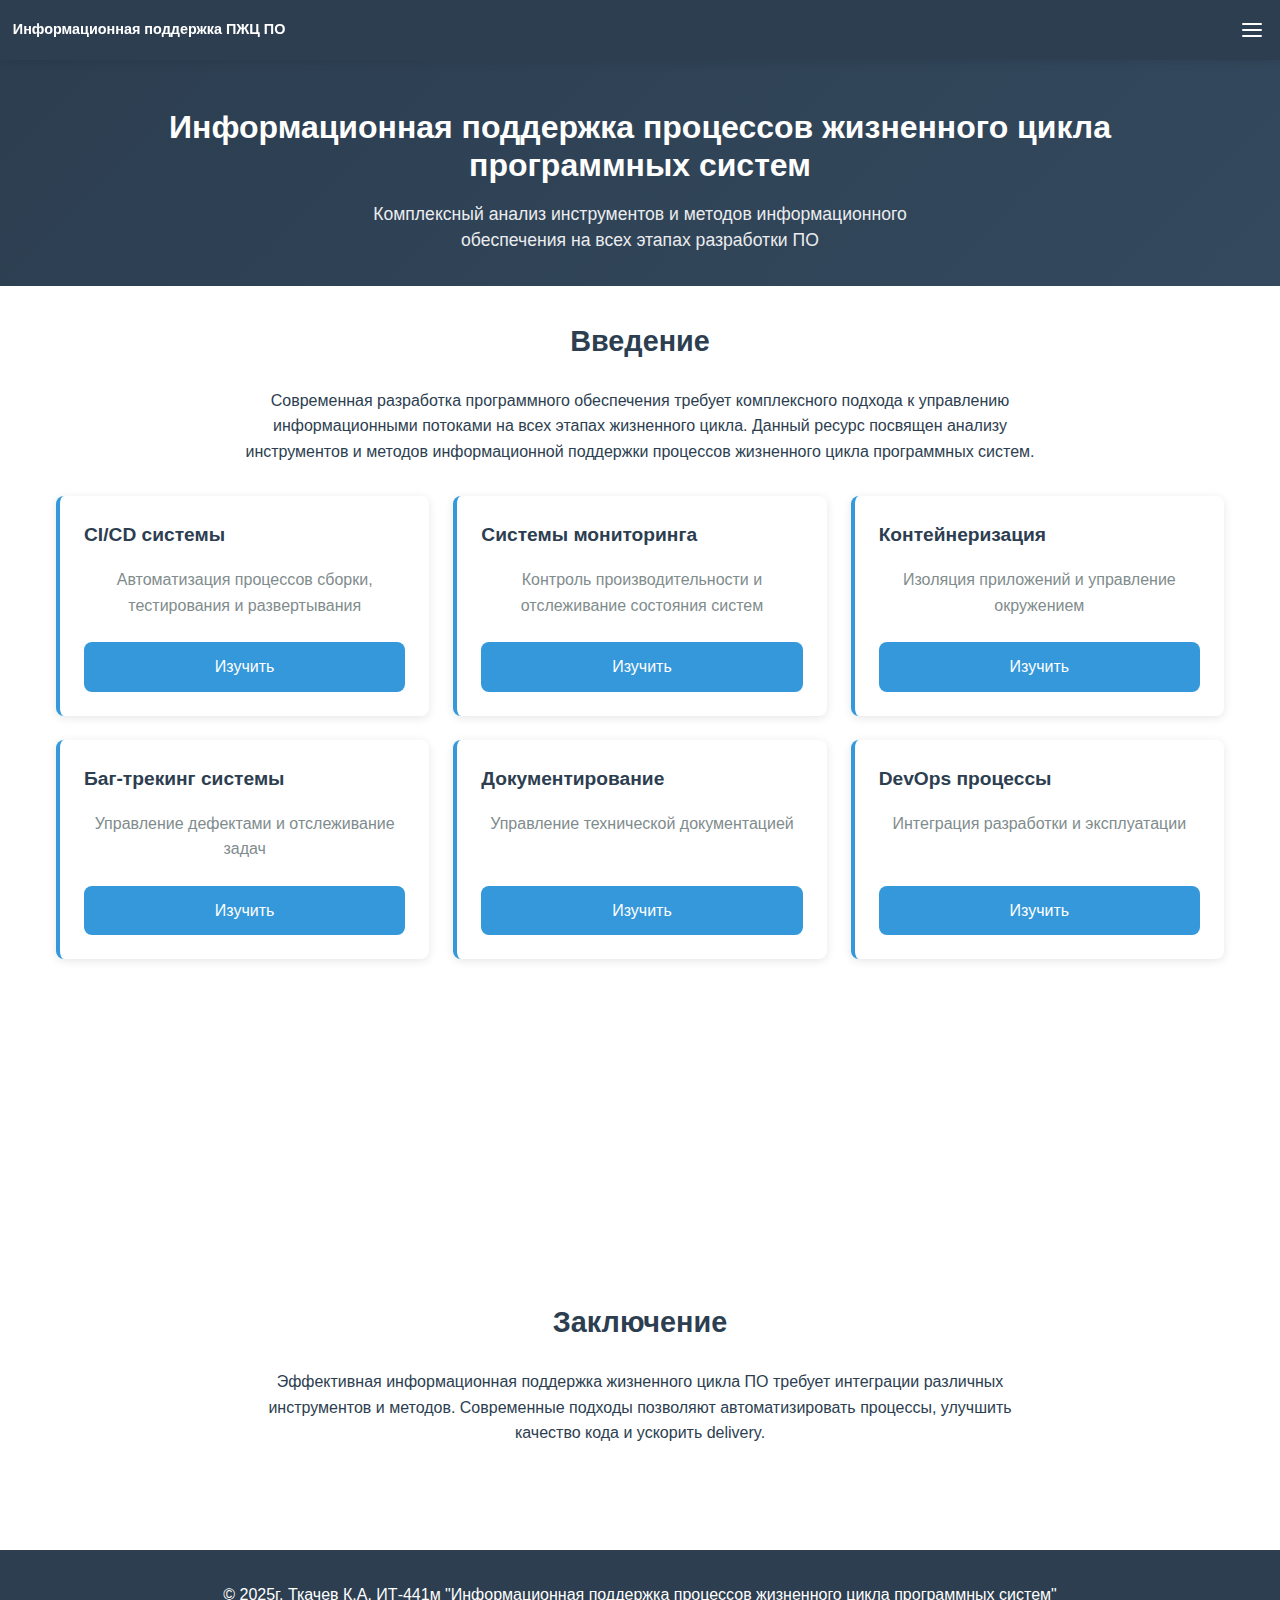
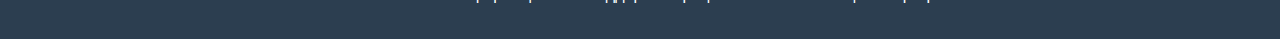
<file: index.html>
<!DOCTYPE html>
<html lang="ru">
<head>
    <meta charset="UTF-8">
    <meta name="viewport" content="width=device-width, initial-scale=1.0">
    <title>Информационная поддержка процессов жизненного цикла ПО</title>
    <link rel="stylesheet" href="styles/style.css">
</head>
<body>
    <header class="header">
        <nav class="nav">
            <div class="nav-brand">
                <h1><a href="index.html">Информационная поддержка ПЖЦ ПО</a></h1>
            </div>
            <ul class="nav-links">
                <li><a href="index.html" class="nav-link">Главная</a></li>
                <li><a href="ci-cd.html" class="nav-link">CI/CD</a></li>
                <li><a href="monitoring.html" class="nav-link">Мониторинг</a></li>
                <li><a href="containerization.html" class="nav-link">Контейнеризация</a></li>
                <li><a href="bug-tracking.html" class="nav-link">Баг-трекинг</a></li>
                <li><a href="documentation.html" class="nav-link">Документирование</a></li>
                <li><a href="devops.html" class="nav-link">DevOps</a></li>
                <li><a href="configuration.html" class="nav-link">Конфигурации</a></li>
                <li><a href="repositories.html" class="nav-link">Репозитории</a></li>
            </ul>
            <button class="nav-toggle" id="navToggle" aria-label="Открыть меню">
                <span></span>
                <span></span>
                <span></span>
            </button>
        </nav>
    </header>

    <main class="main">
        <section class="hero">
            <div class="container">
                <h1 class="hero-title">Информационная поддержка процессов жизненного цикла программных систем</h1>
                <p class="hero-subtitle">Комплексный анализ инструментов и методов информационного обеспечения на всех этапах разработки ПО</p>
            </div>
        </section>

        <section class="intro">
            <div class="container">
                <h2>Введение</h2>
                <p>Современная разработка программного обеспечения требует комплексного подхода к управлению информационными потоками на всех этапах жизненного цикла. Данный ресурс посвящен анализу инструментов и методов информационной поддержки процессов жизненного цикла программных систем.</p>
                
                <div class="topics-grid">
                    <div class="topic-card">
                        <h3>CI/CD системы</h3>
                        <p>Автоматизация процессов сборки, тестирования и развертывания</p>
                        <a href="ci-cd.html" class="btn">Изучить</a>
                    </div>
                    
                    <div class="topic-card">
                        <h3>Системы мониторинга</h3>
                        <p>Контроль производительности и отслеживание состояния систем</p>
                        <a href="monitoring.html" class="btn">Изучить</a>
                    </div>
                    
                    <div class="topic-card">
                        <h3>Контейнеризация</h3>
                        <p>Изоляция приложений и управление окружением</p>
                        <a href="containerization.html" class="btn">Изучить</a>
                    </div>
                    
                    <div class="topic-card">
                        <h3>Баг-трекинг системы</h3>
                        <p>Управление дефектами и отслеживание задач</p>
                        <a href="bug-tracking.html" class="btn">Изучить</a>
                    </div>
                    
                    <div class="topic-card">
                        <h3>Документирование</h3>
                        <p>Управление технической документацией</p>
                        <a href="documentation.html" class="btn">Изучить</a>
                    </div>
                    
                    <div class="topic-card">
                        <h3>DevOps процессы</h3>
                        <p>Интеграция разработки и эксплуатации</p>
                        <a href="devops.html" class="btn">Изучить</a>
                    </div>
                    
                    <div class="topic-card">
                        <h3>Управление конфигурациями</h3>
                        <p>Автоматизация настройки инфраструктуры</p>
                        <a href="configuration.html" class="btn">Изучить</a>
                    </div>
                    
                    <div class="topic-card">
                        <h3>Репозитории артефактов</h3>
                        <p>Хранение и управление зависимостями</p>
                        <a href="repositories.html" class="btn">Изучить</a>
                    </div>
                </div>
            </div>
        </section>

        <section class="conclusion">
            <div class="container">
                <h2>Заключение</h2>
                <p>Эффективная информационная поддержка жизненного цикла ПО требует интеграции различных инструментов и методов. Современные подходы позволяют автоматизировать процессы, улучшить качество кода и ускорить delivery.</p>
            </div>
        </section>
    </main>

    <footer class="footer">
        <div class="container">
            <p>&copy; 2025г. Ткачев К.А. ИТ-441м "Информационная поддержка процессов жизненного цикла программных систем"</p>
        </div>
    </footer>

    <script src="js/script.js"></script>
</body>
</html>
</file>
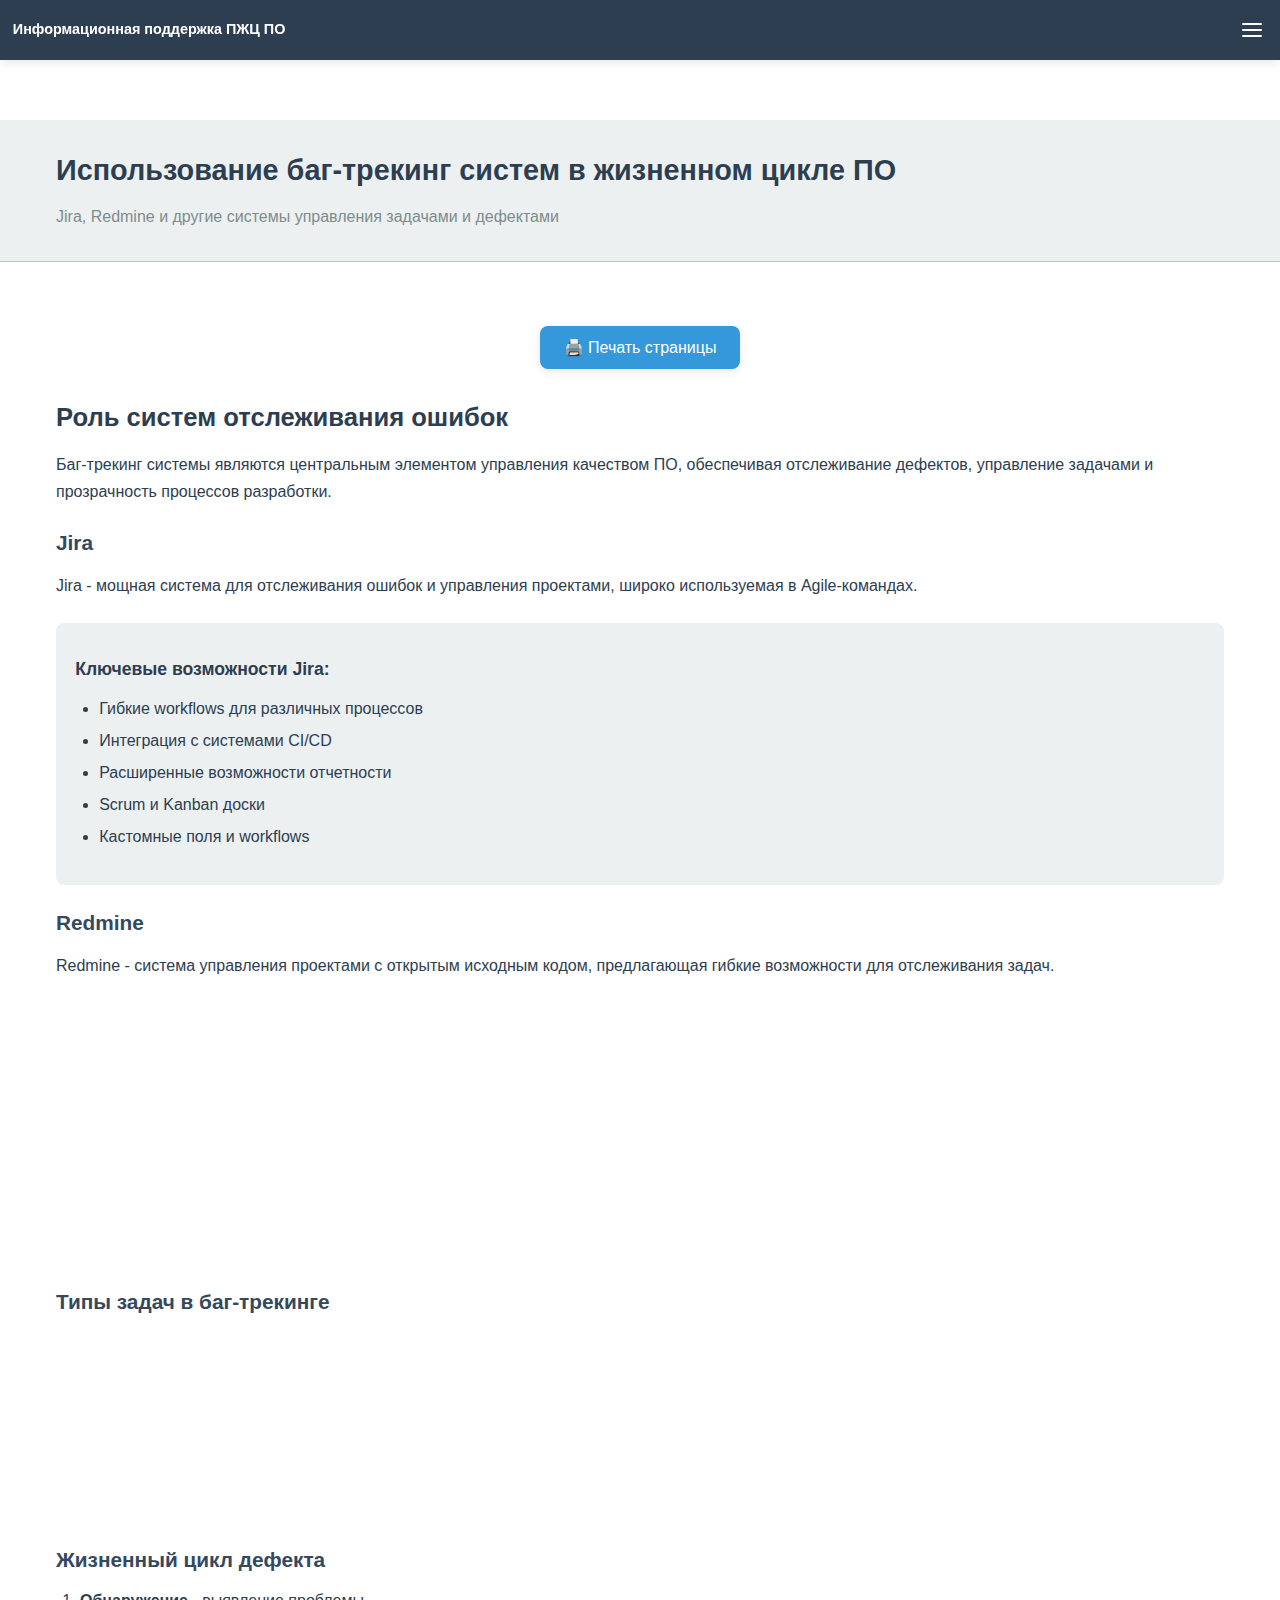
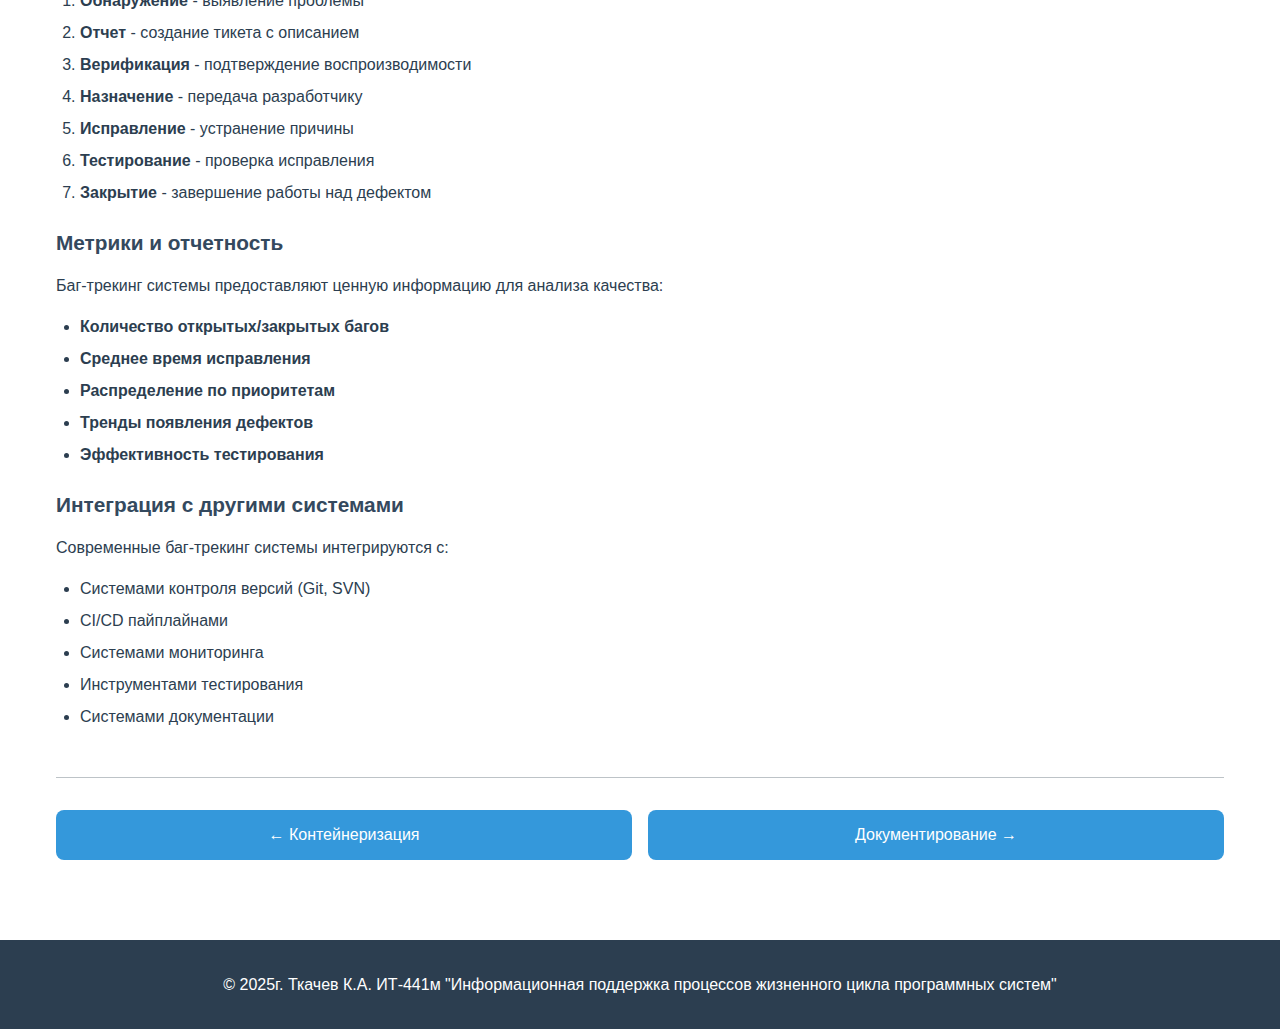
<file: bug-tracking.html>
<!DOCTYPE html>
<html lang="ru">
<head>
    <meta charset="UTF-8">
    <meta name="viewport" content="width=device-width, initial-scale=1.0">
    <title>Баг-трекинг системы - Информационная поддержка ПЖЦ ПО</title>
    <link rel="stylesheet" href="styles/style.css">
</head>
<body>
    <header class="header">
        <nav class="nav">
            <div class="nav-brand">
                <h1><a href="index.html">Информационная поддержка ПЖЦ ПО</a></h1>
            </div>
            <ul class="nav-links">
                <li><a href="index.html" class="nav-link">Главная</a></li>
                <li><a href="ci-cd.html" class="nav-link">CI/CD</a></li>
                <li><a href="monitoring.html" class="nav-link">Мониторинг</a></li>
                <li><a href="containerization.html" class="nav-link">Контейнеризация</a></li>
                <li><a href="bug-tracking.html" class="nav-link">Баг-трекинг</a></li>
                <li><a href="documentation.html" class="nav-link">Документирование</a></li>
                <li><a href="devops.html" class="nav-link">DevOps</a></li>
                <li><a href="configuration.html" class="nav-link">Конфигурации</a></li>
                <li><a href="repositories.html" class="nav-link">Репозитории</a></li>
            </ul>
            <button class="nav-toggle" id="navToggle" aria-label="Открыть меню">
                <span></span>
                <span></span>
                <span></span>
            </button>
        </nav>
    </header>

    <main class="main">
        <section class="page-header">
            <div class="container">
                <h1>Использование баг-трекинг систем в жизненном цикле ПО</h1>
                <p class="page-subtitle">Jira, Redmine и другие системы управления задачами и дефектами</p>
            </div>
        </section>

        <section class="content">
            <div class="container">
                <article class="article">
                    <h2>Роль систем отслеживания ошибок</h2>
                    <p>Баг-трекинг системы являются центральным элементом управления качеством ПО, обеспечивая отслеживание дефектов, управление задачами и прозрачность процессов разработки.</p>
                    
                    <h3>Jira</h3>
                    <p>Jira - мощная система для отслеживания ошибок и управления проектами, широко используемая в Agile-командах.</p>
                    
                    <div class="feature-list">
                        <div class="feature">
                            <h4>Ключевые возможности Jira:</h4>
                            <ul>
                                <li>Гибкие workflows для различных процессов</li>
                                <li>Интеграция с системами CI/CD</li>
                                <li>Расширенные возможности отчетности</li>
                                <li>Scrum и Kanban доски</li>
                                <li>Кастомные поля и workflows</li>
                            </ul>
                        </div>
                    </div>

                    <h3>Redmine</h3>
                    <p>Redmine - система управления проектами с открытым исходным кодом, предлагающая гибкие возможности для отслеживания задач.</p>

                    <div class="feature-list">
                        <div class="feature">
                            <h4>Особенности Redmine:</h4>
                            <ul>
                                <li>Мультипроектная поддержка</li>
                                <li>Гибкая система ролей и прав</li>
                                <li>Интеграция с системами контроля версий</li>
                                <li>Поддержка плагинов и расширений</li>
                                <li>Встроенная Wiki-система</li>
                            </ul>
                        </div>
                    </div>

                    <h3>Типы задач в баг-трекинге</h3>
                    <div class="monitoring-types">
                        <div class="type-card">
                            <h4>Баг (Bug)</h4>
                            <p>Отчет об ошибке в функционировании системы</p>
                        </div>
                        <div class="type-card">
                            <h4>Задача (Task)</h4>
                            <p>Рабочий элемент для реализации функциональности</p>
                        </div>
                        <div class="type-card">
                            <h4>Улучшение (Improvement)</h4>
                            <p>Предложение по улучшению существующей функциональности</p>
                        </div>
                        <div class="type-card">
                            <h4>Эпик (Epic)</h4>
                            <p>Крупная функциональность, разбиваемая на более мелкие задачи</p>
                        </div>
                    </div>

                    <h3>Жизненный цикл дефекта</h3>
                    <ol>
                        <li><strong>Обнаружение</strong> - выявление проблемы</li>
                        <li><strong>Отчет</strong> - создание тикета с описанием</li>
                        <li><strong>Верификация</strong> - подтверждение воспроизводимости</li>
                        <li><strong>Назначение</strong> - передача разработчику</li>
                        <li><strong>Исправление</strong> - устранение причины</li>
                        <li><strong>Тестирование</strong> - проверка исправления</li>
                        <li><strong>Закрытие</strong> - завершение работы над дефектом</li>
                    </ol>

                    <h3>Метрики и отчетность</h3>
                    <p>Баг-трекинг системы предоставляют ценную информацию для анализа качества:</p>
                    <ul>
                        <li><strong>Количество открытых/закрытых багов</strong></li>
                        <li><strong>Среднее время исправления</strong></li>
                        <li><strong>Распределение по приоритетам</strong></li>
                        <li><strong>Тренды появления дефектов</strong></li>
                        <li><strong>Эффективность тестирования</strong></li>
                    </ul>

                    <h3>Интеграция с другими системами</h3>
                    <p>Современные баг-трекинг системы интегрируются с:</p>
                    <ul>
                        <li>Системами контроля версий (Git, SVN)</li>
                        <li>CI/CD пайплайнами</li>
                        <li>Системами мониторинга</li>
                        <li>Инструментами тестирования</li>
                        <li>Системами документации</li>
                    </ul>
                </article>

                <nav class="page-navigation">
                    <a href="containerization.html" class="nav-btn">← Контейнеризация</a>
                    <a href="documentation.html" class="nav-btn">Документирование →</a>
                </nav>
            </div>
        </section>
    </main>

    <footer class="footer">
        <div class="container">
            <p>&copy; 2025г. Ткачев К.А. ИТ-441м "Информационная поддержка процессов жизненного цикла программных систем"</p>
        </div>
    </footer>

    <script src="js/script.js"></script>
</body>
</html>
</file>
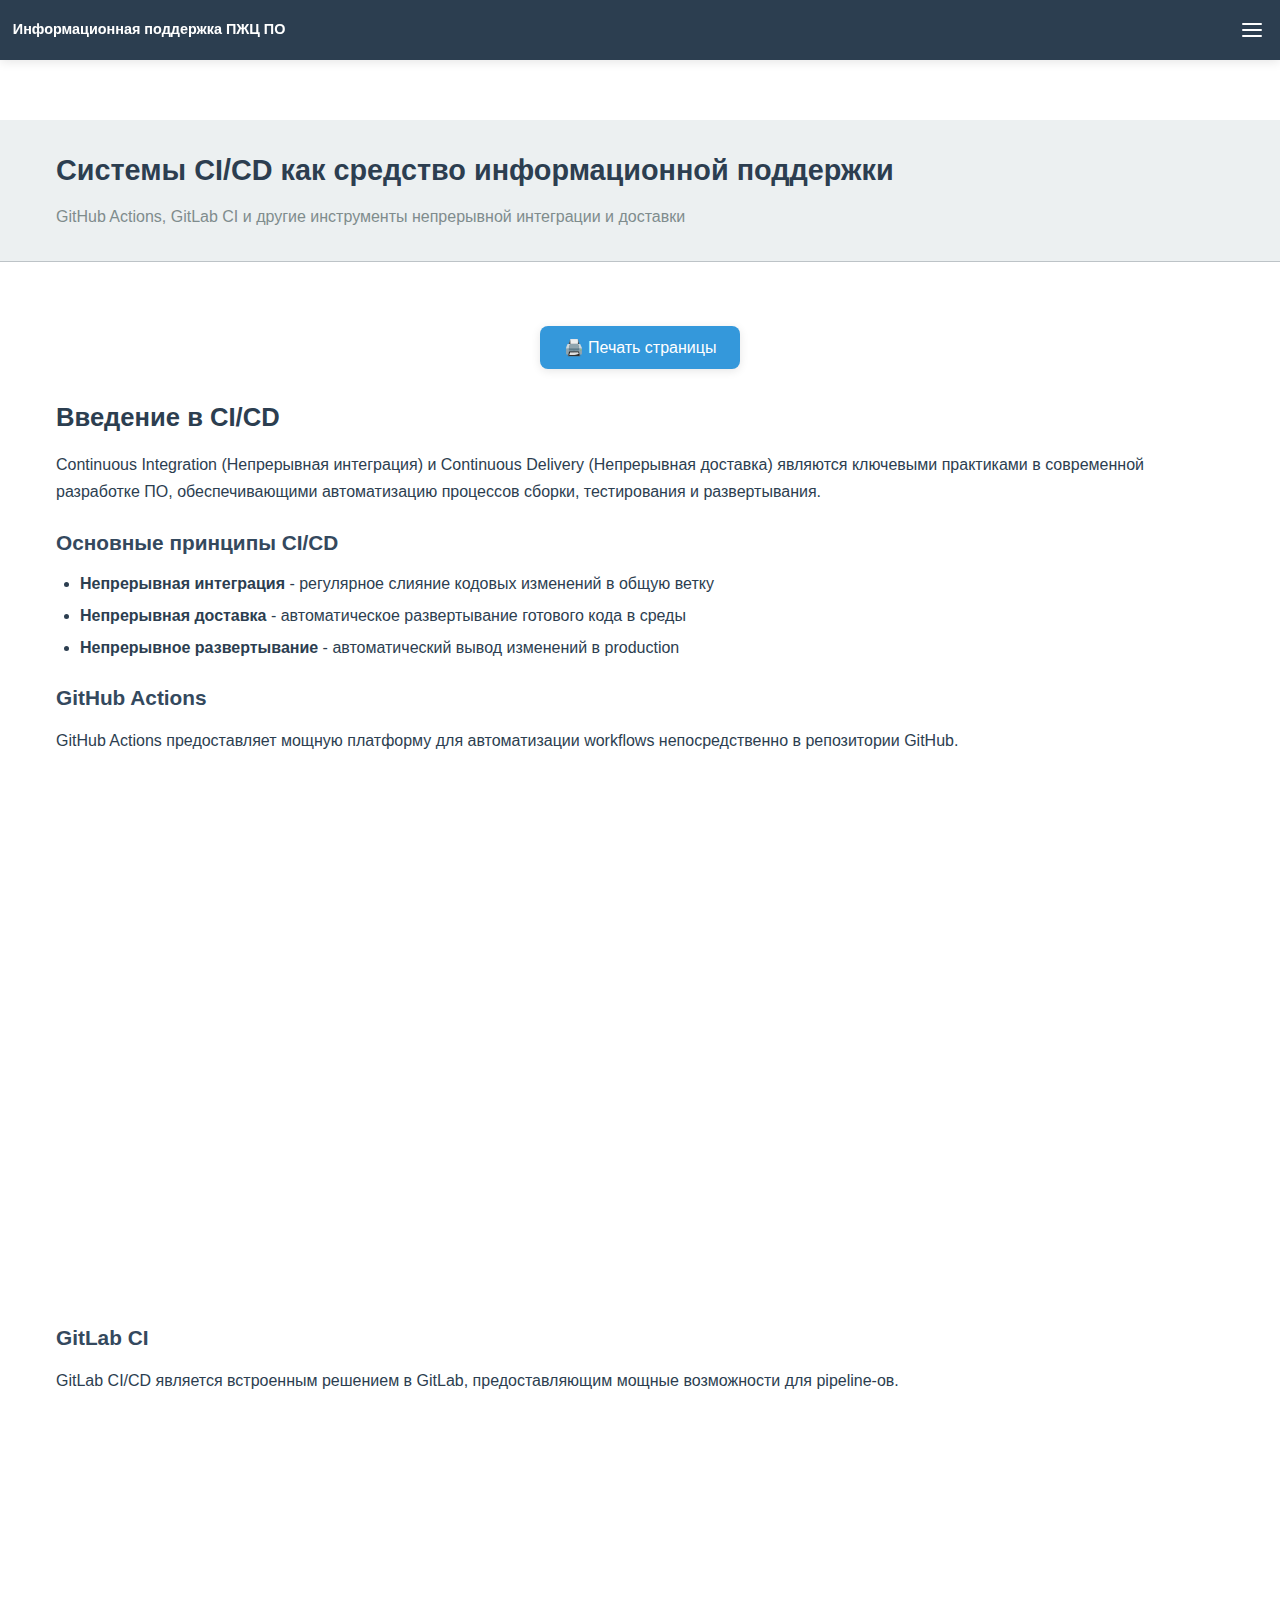
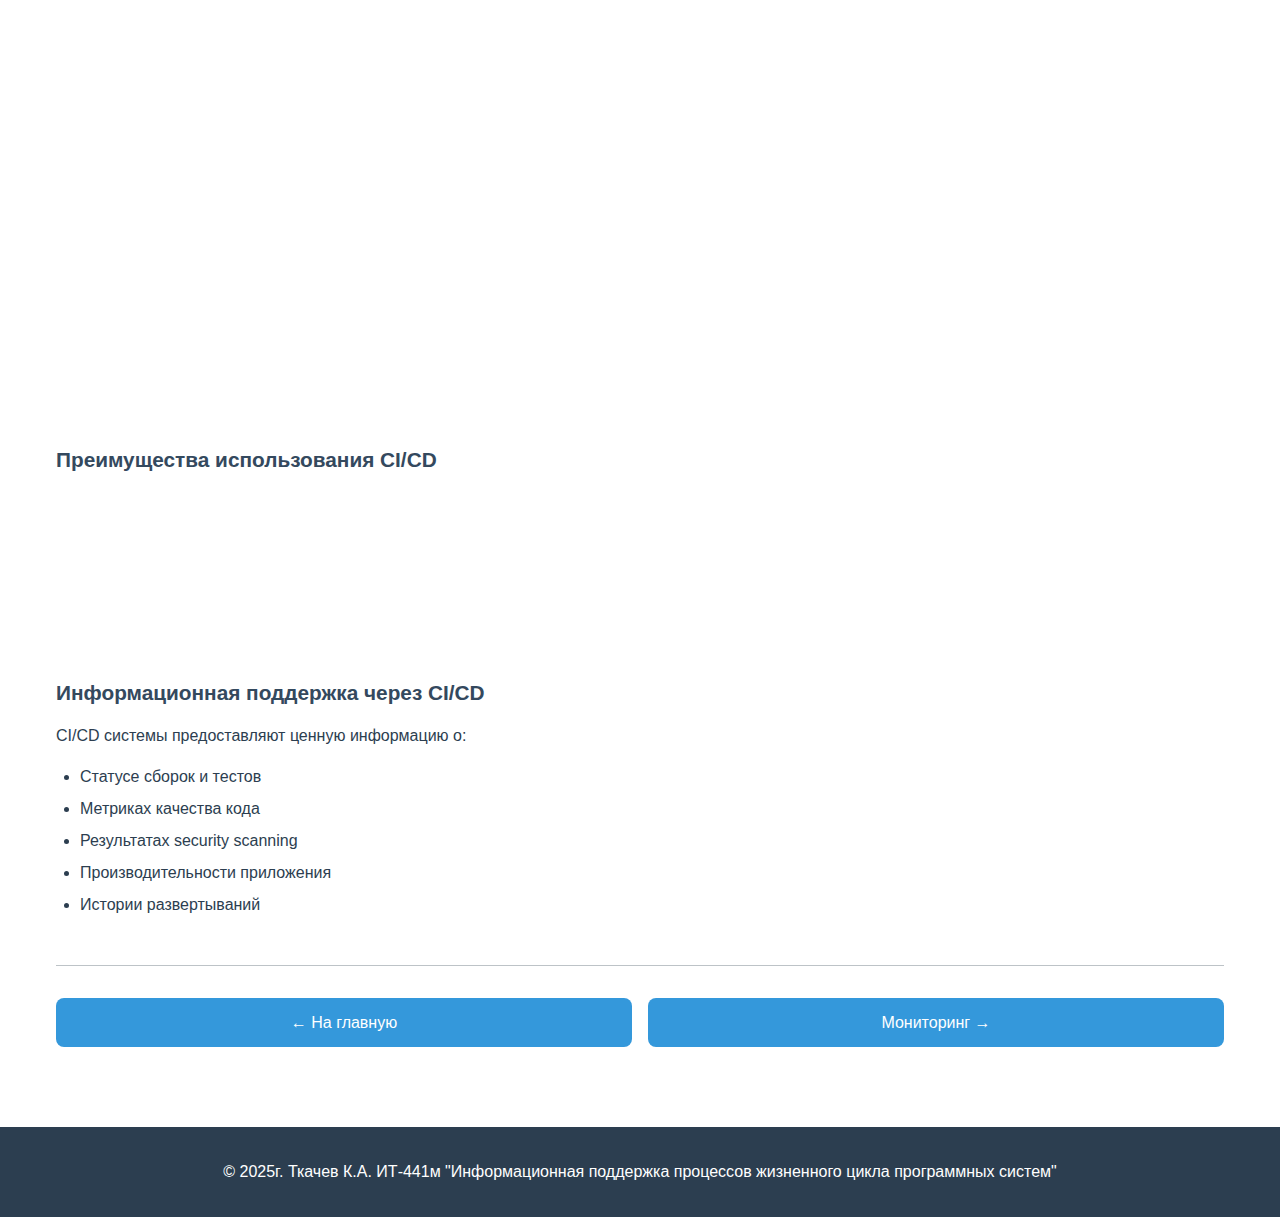
<file: ci-cd.html>
<!DOCTYPE html>
<html lang="ru">
<head>
    <meta charset="UTF-8">
    <meta name="viewport" content="width=device-width, initial-scale=1.0">
    <title>CI/CD системы - Информационная поддержка ПЖЦ ПО</title>
    <link rel="stylesheet" href="styles/style.css">
</head>
<body>
    <header class="header">
        <nav class="nav">
            <div class="nav-brand">
                <h1><a href="index.html">Информационная поддержка ПЖЦ ПО</a></h1>
            </div>
            <ul class="nav-links">
                <li><a href="index.html" class="nav-link">Главная</a></li>
                <li><a href="ci-cd.html" class="nav-link">CI/CD</a></li>
                <li><a href="monitoring.html" class="nav-link">Мониторинг</a></li>
                <li><a href="containerization.html" class="nav-link">Контейнеризация</a></li>
                <li><a href="bug-tracking.html" class="nav-link">Баг-трекинг</a></li>
                <li><a href="documentation.html" class="nav-link">Документирование</a></li>
                <li><a href="devops.html" class="nav-link">DevOps</a></li>
                <li><a href="configuration.html" class="nav-link">Конфигурации</a></li>
                <li><a href="repositories.html" class="nav-link">Репозитории</a></li>
            </ul>
            <button class="nav-toggle" id="navToggle" aria-label="Открыть меню">
                <span></span>
                <span></span>
                <span></span>
            </button>
        </nav>
    </header>

    <main class="main">
        <section class="page-header">
            <div class="container">
                <h1>Системы CI/CD как средство информационной поддержки</h1>
                <p class="page-subtitle">GitHub Actions, GitLab CI и другие инструменты непрерывной интеграции и доставки</p>
            </div>
        </section>

        <section class="content">
            <div class="container">
                <article class="article">
                    <h2>Введение в CI/CD</h2>
                    <p>Continuous Integration (Непрерывная интеграция) и Continuous Delivery (Непрерывная доставка) являются ключевыми практиками в современной разработке ПО, обеспечивающими автоматизацию процессов сборки, тестирования и развертывания.</p>
                    
                    <h3>Основные принципы CI/CD</h3>
                    <ul>
                        <li><strong>Непрерывная интеграция</strong> - регулярное слияние кодовых изменений в общую ветку</li>
                        <li><strong>Непрерывная доставка</strong> - автоматическое развертывание готового кода в среды</li>
                        <li><strong>Непрерывное развертывание</strong> - автоматический вывод изменений в production</li>
                    </ul>

                    <h3>GitHub Actions</h3>
                    <p>GitHub Actions предоставляет мощную платформу для автоматизации workflows непосредственно в репозитории GitHub.</p>
                    
                    <div class="code-example">
                        <h4>Пример workflow для Node.js приложения:</h4>
                        <pre><code>name: Node.js CI

on:
  push:
    branches: [ main ]
  pull_request:
    branches: [ main ]

jobs:
  build:
    runs-on: ubuntu-latest
    
    steps:
    - uses: actions/checkout@v2
    - name: Setup Node.js
      uses: actions/setup-node@v2
      with:
        node-version: '18'
    - run: npm install
    - run: npm test
    - run: npm run build</code></pre>
                    </div>

                    <h3>GitLab CI</h3>
                    <p>GitLab CI/CD является встроенным решением в GitLab, предоставляющим мощные возможности для pipeline-ов.</p>
                    
                    <div class="code-example">
                        <h4>Пример .gitlab-ci.yml:</h4>
                        <pre><code>stages:
  - test
  - build
  - deploy

unit_tests:
  stage: test
  script:
    - npm install
    - npm test

build_image:
  stage: build
  script:
    - docker build -t my-app .
  only:
    - main

deploy_staging:
  stage: deploy
  script:
    - kubectl apply -f k8s/
  environment: staging
  only:
    - main</code></pre>
                    </div>

                    <h3>Преимущества использования CI/CD</h3>
                    <div class="advantages">
                        <div class="advantage">
                            <h4>Раннее обнаружение ошибок</h4>
                            <p>Автоматическое тестирование при каждом коммите</p>
                        </div>
                        <div class="advantage">
                            <h4>Скорость доставки</h4>
                            <p>Сокращение времени между разработкой и развертыванием</p>
                        </div>
                        <div class="advantage">
                            <h4>Качество кода</h4>
                            <p>Автоматизированные проверки качества и безопасности</p>
                        </div>
                    </div>

                    <h3>Информационная поддержка через CI/CD</h3>
                    <p>CI/CD системы предоставляют ценную информацию о:</p>
                    <ul>
                        <li>Статусе сборок и тестов</li>
                        <li>Метриках качества кода</li>
                        <li>Результатах security scanning</li>
                        <li>Производительности приложения</li>
                        <li>Истории развертываний</li>
                    </ul>
                </article>

                <nav class="page-navigation">
                    <a href="index.html" class="nav-btn">← На главную</a>
                    <a href="monitoring.html" class="nav-btn">Мониторинг →</a>
                </nav>
            </div>
        </section>
    </main>

    <footer class="footer">
        <div class="container">
            <p>&copy; 2025г. Ткачев К.А. ИТ-441м "Информационная поддержка процессов жизненного цикла программных систем"</p>
        </div>
    </footer>

    <script src="js/script.js"></script>
</body>
</html>
</file>
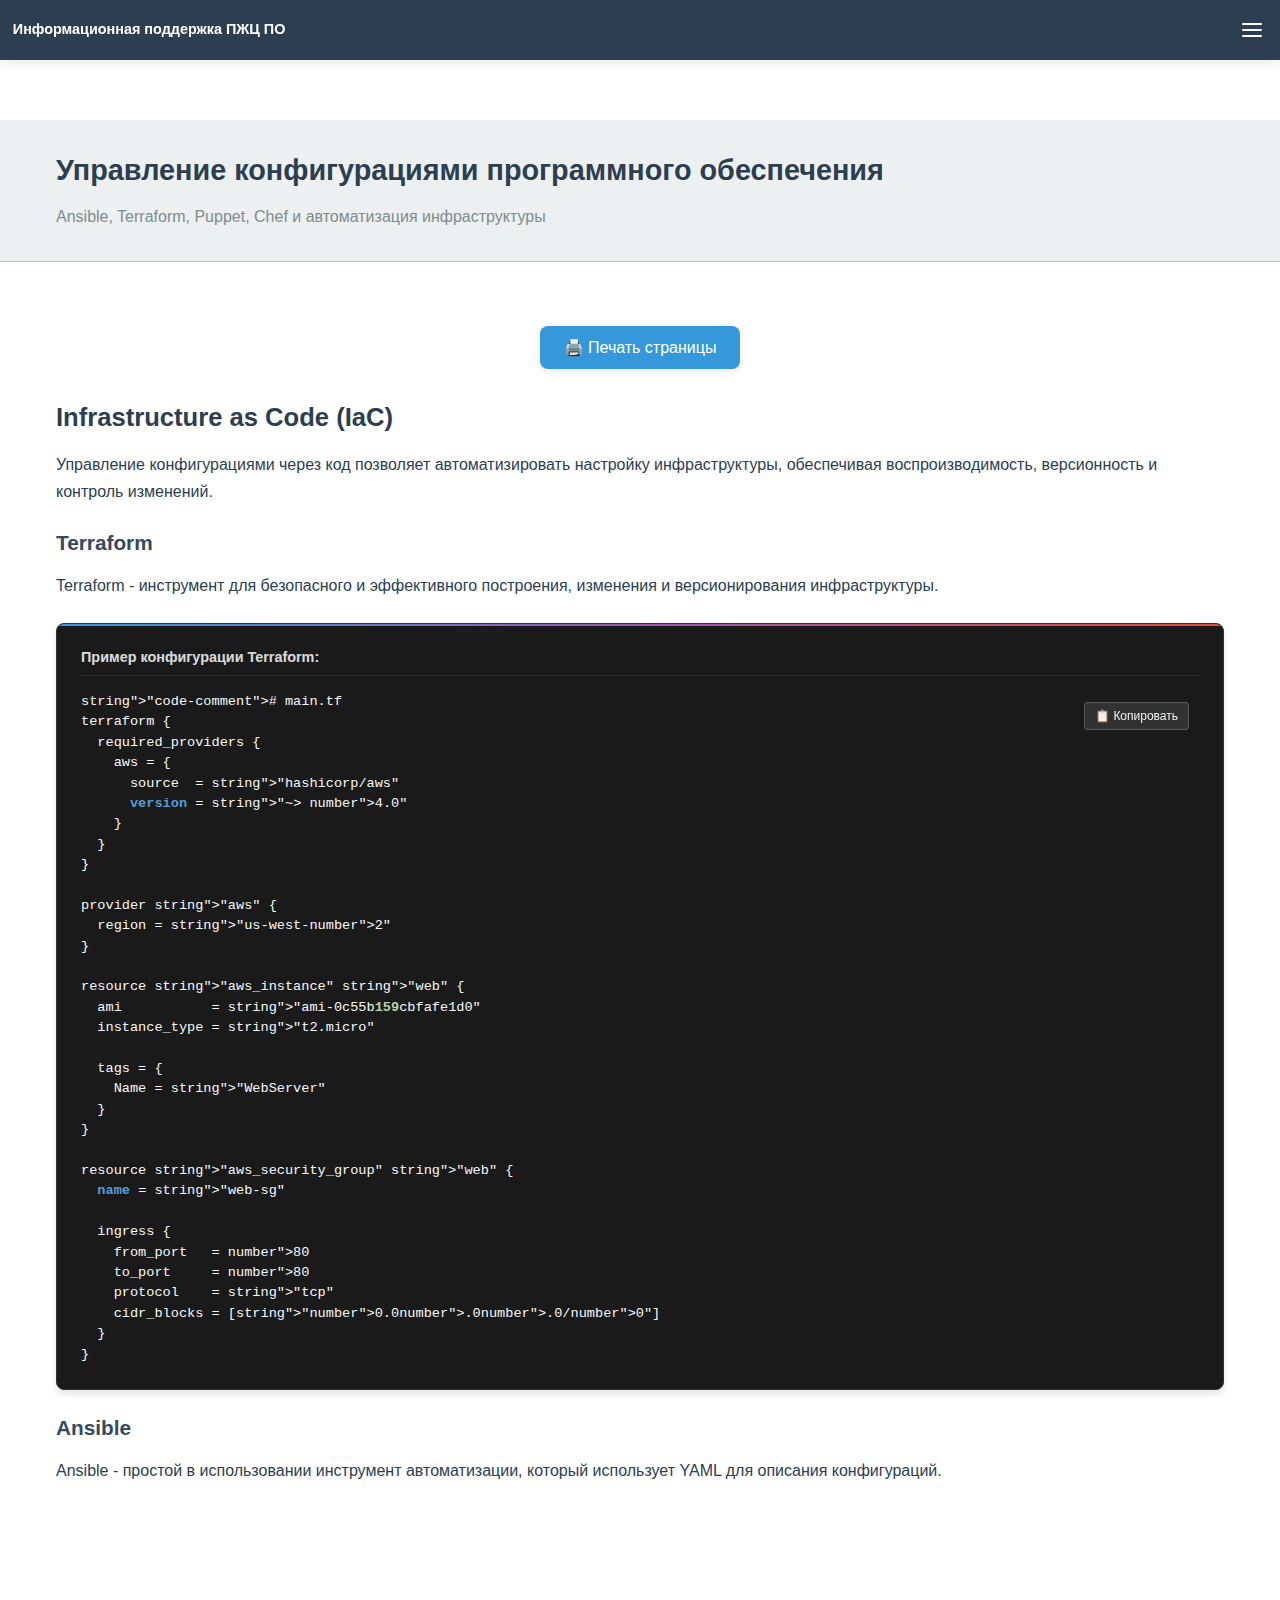
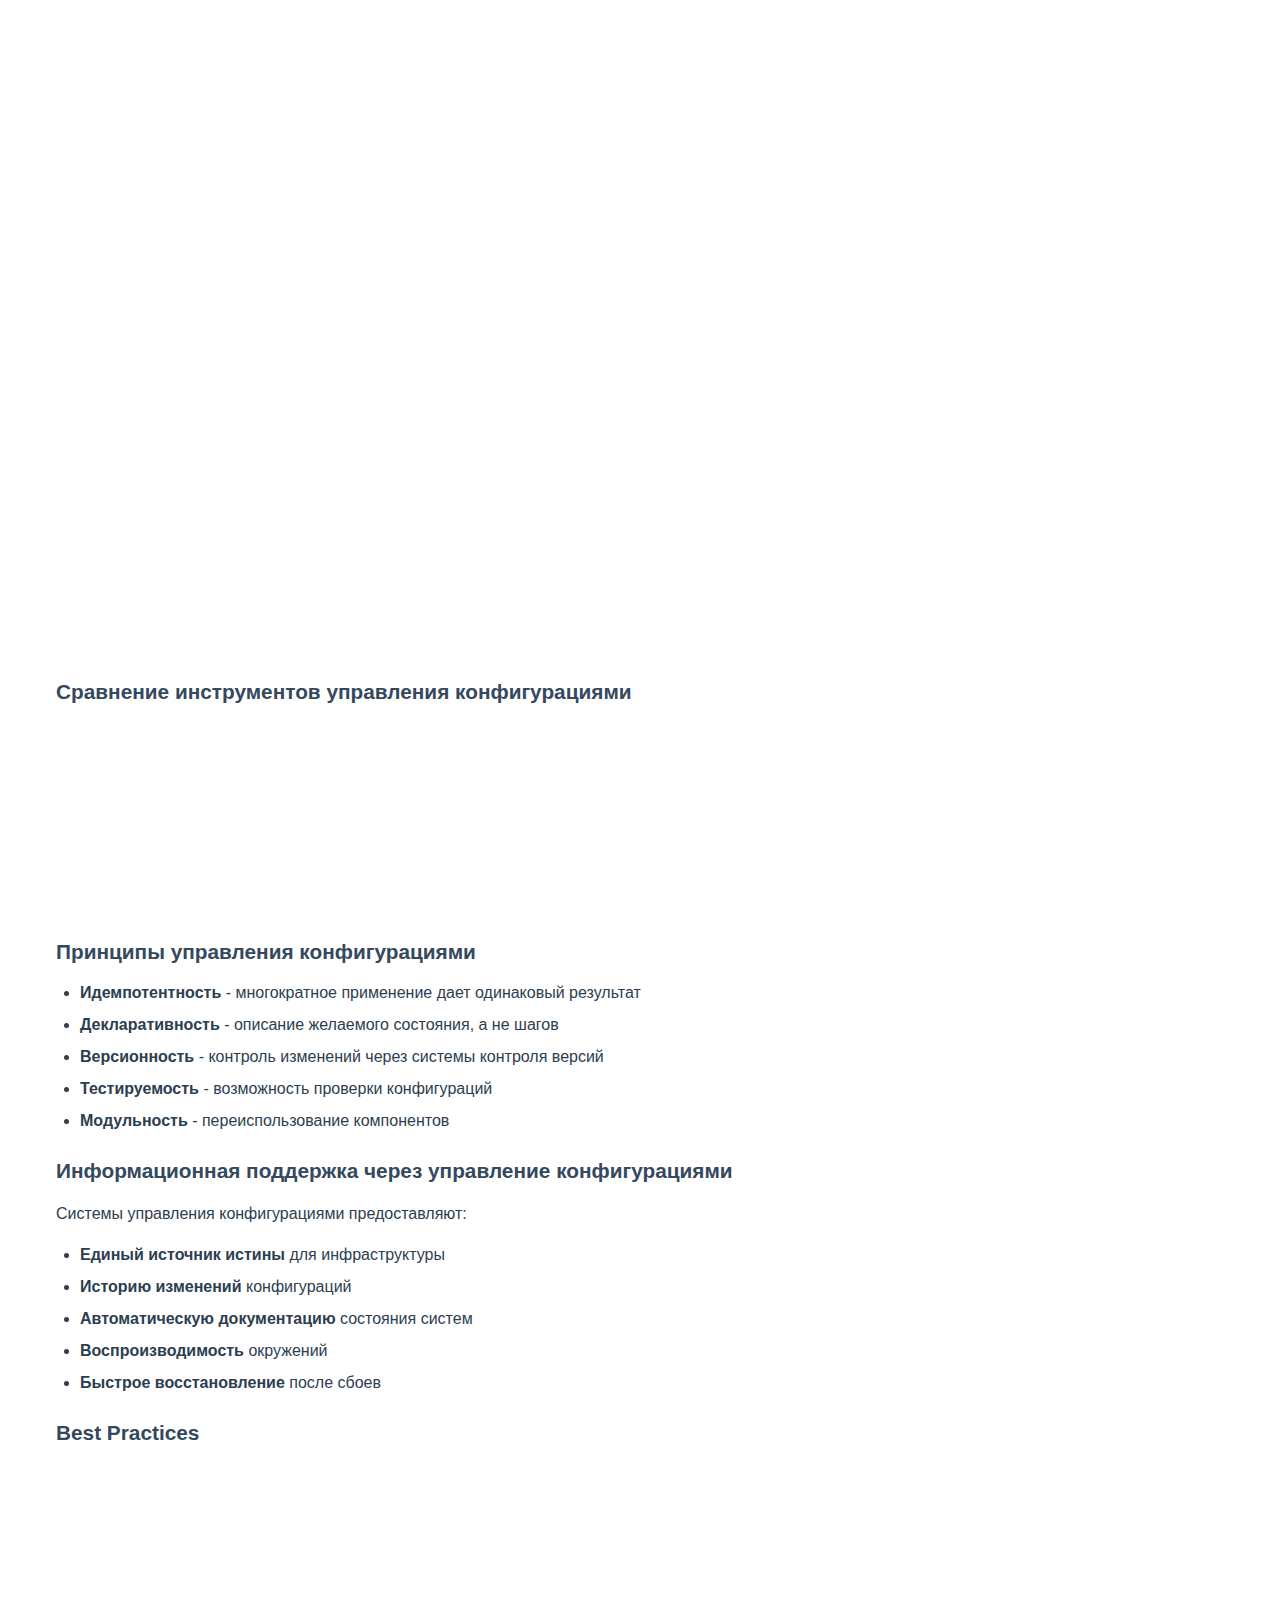
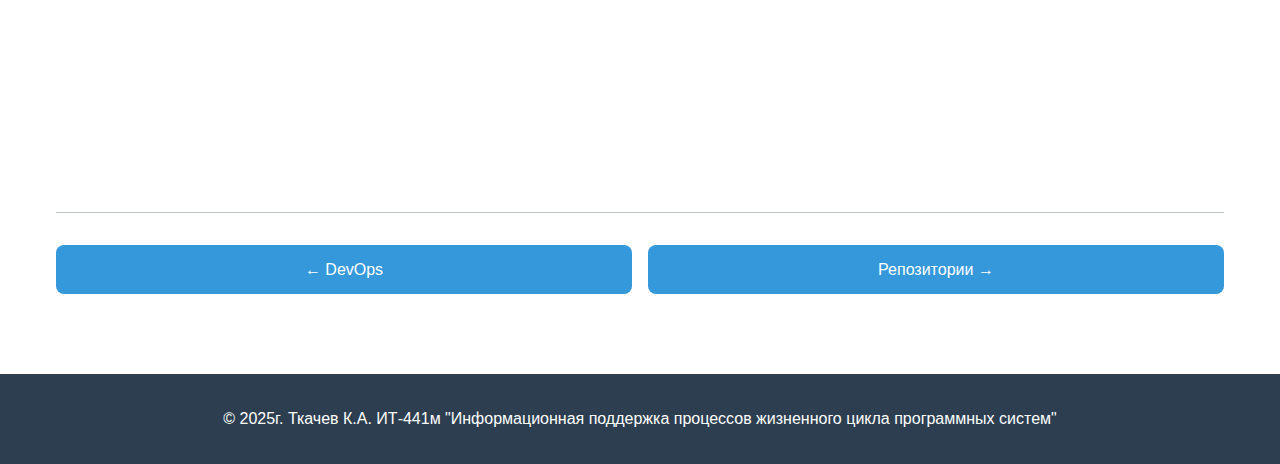
<file: configuration.html>
<!DOCTYPE html>
<html lang="ru">
<head>
    <meta charset="UTF-8">
    <meta name="viewport" content="width=device-width, initial-scale=1.0">
    <title>Управление конфигурациями - Информационная поддержка ПЖЦ ПО</title>
    <link rel="stylesheet" href="styles/style.css">
</head>
<body>
    <header class="header">
        <nav class="nav">
            <div class="nav-brand">
                <h1><a href="index.html">Информационная поддержка ПЖЦ ПО</a></h1>
            </div>
            <ul class="nav-links">
                <li><a href="index.html" class="nav-link">Главная</a></li>
                <li><a href="ci-cd.html" class="nav-link">CI/CD</a></li>
                <li><a href="monitoring.html" class="nav-link">Мониторинг</a></li>
                <li><a href="containerization.html" class="nav-link">Контейнеризация</a></li>
                <li><a href="bug-tracking.html" class="nav-link">Баг-трекинг</a></li>
                <li><a href="documentation.html" class="nav-link">Документирование</a></li>
                <li><a href="devops.html" class="nav-link">DevOps</a></li>
                <li><a href="configuration.html" class="nav-link">Конфигурации</a></li>
                <li><a href="repositories.html" class="nav-link">Репозитории</a></li>
            </ul>
            <button class="nav-toggle" id="navToggle" aria-label="Открыть меню">
                <span></span>
                <span></span>
                <span></span>
            </button>
        </nav>
    </header>

    <main class="main">
        <section class="page-header">
            <div class="container">
                <h1>Управление конфигурациями программного обеспечения</h1>
                <p class="page-subtitle">Ansible, Terraform, Puppet, Chef и автоматизация инфраструктуры</p>
            </div>
        </section>

        <section class="content">
            <div class="container">
                <article class="article">
                    <h2>Infrastructure as Code (IaC)</h2>
                    <p>Управление конфигурациями через код позволяет автоматизировать настройку инфраструктуры, обеспечивая воспроизводимость, версионность и контроль изменений.</p>
                    
                    <h3>Terraform</h3>
                    <p>Terraform - инструмент для безопасного и эффективного построения, изменения и версионирования инфраструктуры.</p>
                    
                    <div class="code-example">
                        <h4>Пример конфигурации Terraform:</h4>
                        <pre><code># main.tf
terraform {
  required_providers {
    aws = {
      source  = "hashicorp/aws"
      version = "~> 4.0"
    }
  }
}

provider "aws" {
  region = "us-west-2"
}

resource "aws_instance" "web" {
  ami           = "ami-0c55b159cbfafe1d0"
  instance_type = "t2.micro"

  tags = {
    Name = "WebServer"
  }
}

resource "aws_security_group" "web" {
  name = "web-sg"
  
  ingress {
    from_port   = 80
    to_port     = 80
    protocol    = "tcp"
    cidr_blocks = ["0.0.0.0/0"]
  }
}</code></pre>
                    </div>

                    <h3>Ansible</h3>
                    <p>Ansible - простой в использовании инструмент автоматизации, который использует YAML для описания конфигураций.</p>

                    <div class="code-example">
                        <h4>Пример Playbook Ansible:</h4>
                        <pre><code>---
- name: Configure web server
  hosts: webservers
  become: yes
  vars:
    http_port: 80
    max_clients: 200
  
  tasks:
    - name: Ensure Apache is installed
      apt:
        name: apache2
        state: present
    
    - name: Ensure Apache is running
      service:
        name: apache2
        state: started
        enabled: yes
    
    - name: Configure virtual host
      template:
        src: templates/vhost.conf.j2
        dest: /etc/apache2/sites-available/000-default.conf
      notify:
        - Restart apache
  
  handlers:
    - name: Restart apache
      service:
        name: apache2
        state: restarted</code></pre>
                    </div>

                    <h3>Сравнение инструментов управления конфигурациями</h3>
                    <div class="advantages">
                        <div class="advantage">
                            <h4>Terraform</h4>
                            <p>Декларативный подход, оркестрация облачных ресурсов</p>
                        </div>
                        <div class="advantage">
                            <h4>Ansible</h4>
                            <p>Императивный подход, конфигурация существующих систем</p>
                        </div>
                        <div class="advantage">
                            <h4>Puppet</h4>
                            <p>Декларативный DSL, модель клиент-сервер</p>
                        </div>
                        <div class="advantage">
                            <h4>Chef</h4>
                            <p>Императивный Ruby DSL, гибкость настройки</p>
                        </div>
                    </div>

                    <h3>Принципы управления конфигурациями</h3>
                    <ul>
                        <li><strong>Идемпотентность</strong> - многократное применение дает одинаковый результат</li>
                        <li><strong>Декларативность</strong> - описание желаемого состояния, а не шагов</li>
                        <li><strong>Версионность</strong> - контроль изменений через системы контроля версий</li>
                        <li><strong>Тестируемость</strong> - возможность проверки конфигураций</li>
                        <li><strong>Модульность</strong> - переиспользование компонентов</li>
                    </ul>

                    <h3>Информационная поддержка через управление конфигурациями</h3>
                    <p>Системы управления конфигурациями предоставляют:</p>
                    <ul>
                        <li><strong>Единый источник истины</strong> для инфраструктуры</li>
                        <li><strong>Историю изменений</strong> конфигураций</li>
                        <li><strong>Автоматическую документацию</strong> состояния систем</li>
                        <li><strong>Воспроизводимость</strong> окружений</li>
                        <li><strong>Быстрое восстановление</strong> после сбоев</li>
                    </ul>

                    <h3>Best Practices</h3>
                    <div class="feature-list">
                        <div class="feature">
                            <h4>Рекомендации по использованию:</h4>
                            <ul>
                                <li>Хранить конфигурации в Git</li>
                                <li>Использовать code review для изменений</li>
                                <li>Тестировать конфигурации в CI/CD</li>
                                <li>Разделять конфигурации по окружениям</li>
                                <li>Использовать секреты management (Vault, AWS Secrets Manager)</li>
                                <li>Внедрять политики безопасности через код</li>
                            </ul>
                        </div>
                    </div>
                </article>

                <nav class="page-navigation">
                    <a href="devops.html" class="nav-btn">← DevOps</a>
                    <a href="repositories.html" class="nav-btn">Репозитории →</a>
                </nav>
            </div>
        </section>
    </main>

    <footer class="footer">
        <div class="container">
            <p>&copy; 2025г. Ткачев К.А. ИТ-441м "Информационная поддержка процессов жизненного цикла программных систем"</p>
        </div>
    </footer>

    <script src="js/script.js"></script>
</body>
</html>
</file>
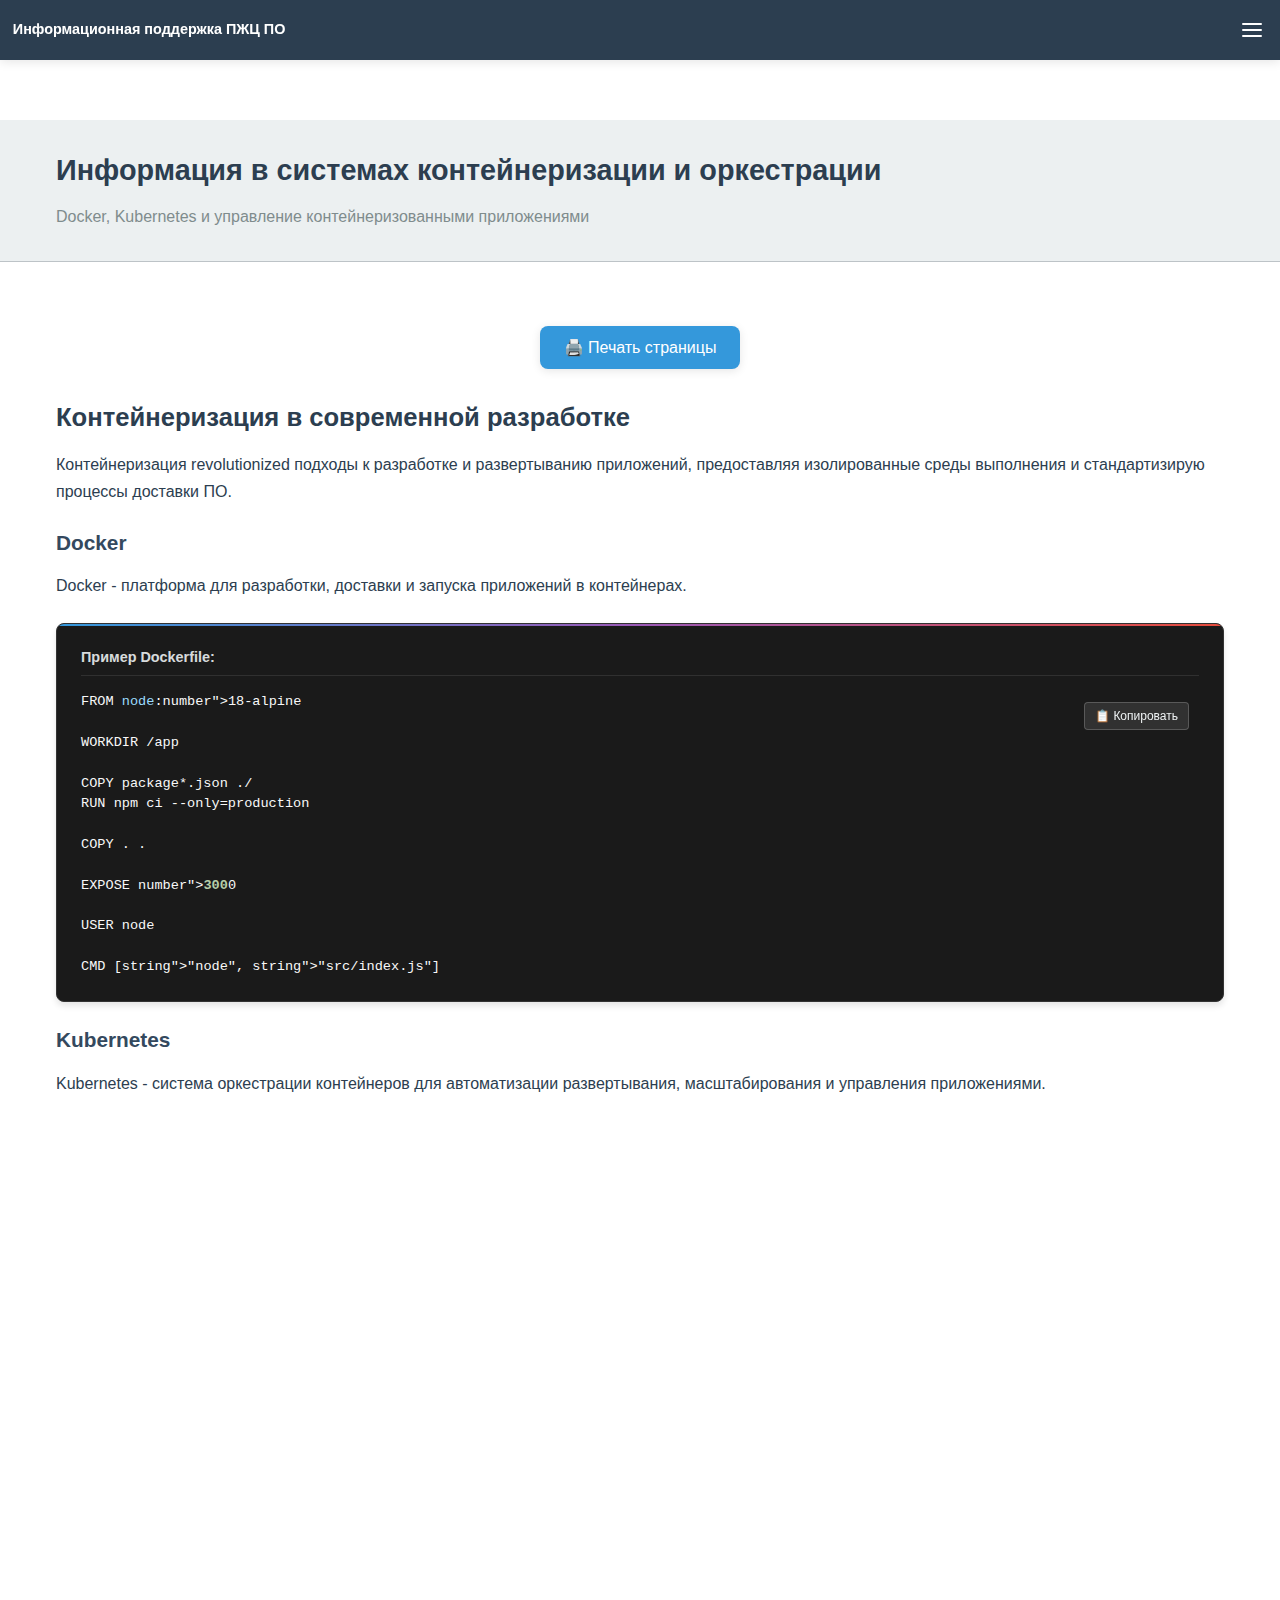
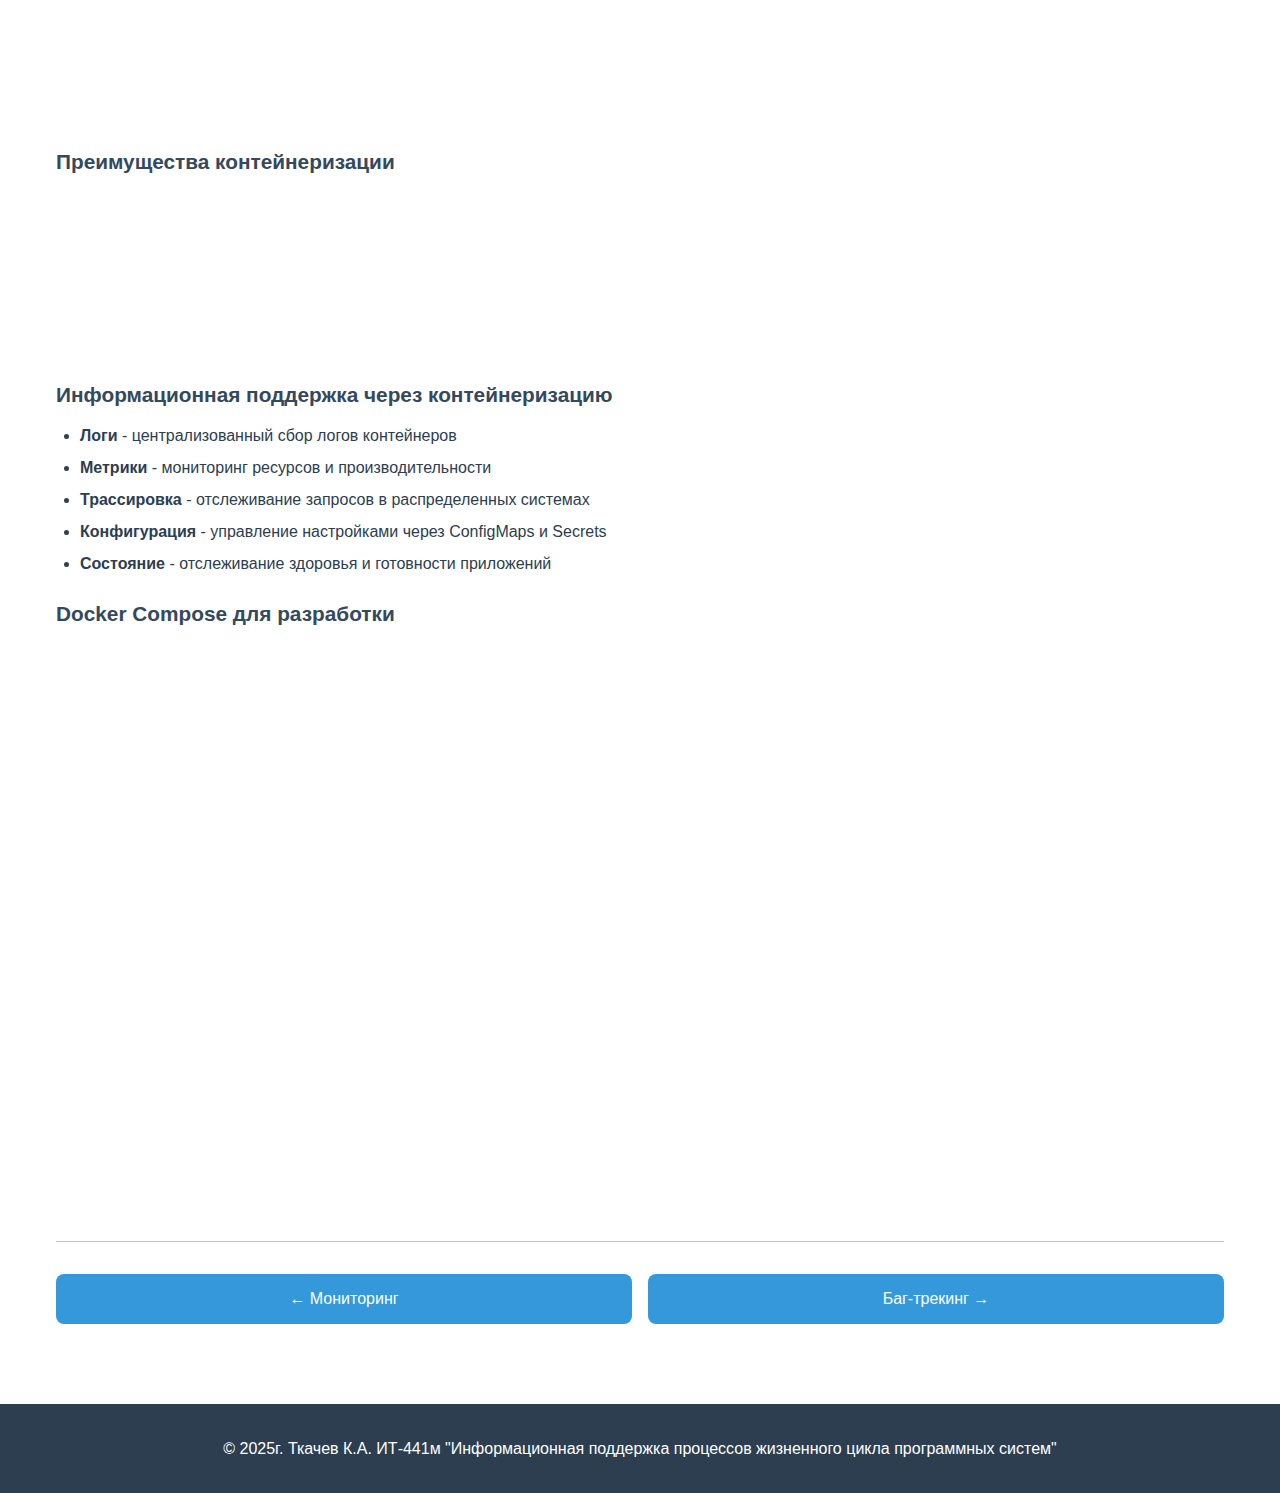
<file: containerization.html>
<!DOCTYPE html>
<html lang="ru">
<head>
    <meta charset="UTF-8">
    <meta name="viewport" content="width=device-width, initial-scale=1.0">
    <title>Контейнеризация - Информационная поддержка ПЖЦ ПО</title>
    <link rel="stylesheet" href="styles/style.css">
</head>
<body>
    <header class="header">
        <nav class="nav">
            <div class="nav-brand">
                <h1><a href="index.html">Информационная поддержка ПЖЦ ПО</a></h1>
            </div>
            <ul class="nav-links">
                <li><a href="index.html" class="nav-link">Главная</a></li>
                <li><a href="ci-cd.html" class="nav-link">CI/CD</a></li>
                <li><a href="monitoring.html" class="nav-link">Мониторинг</a></li>
                <li><a href="containerization.html" class="nav-link">Контейнеризация</a></li>
                <li><a href="bug-tracking.html" class="nav-link">Баг-трекинг</a></li>
                <li><a href="documentation.html" class="nav-link">Документирование</a></li>
                <li><a href="devops.html" class="nav-link">DevOps</a></li>
                <li><a href="configuration.html" class="nav-link">Конфигурации</a></li>
                <li><a href="repositories.html" class="nav-link">Репозитории</a></li>
            </ul>
            <button class="nav-toggle" id="navToggle" aria-label="Открыть меню">
                <span></span>
                <span></span>
                <span></span>
            </button>
        </nav>
    </header>

    <main class="main">
        <section class="page-header">
            <div class="container">
                <h1>Информация в системах контейнеризации и оркестрации</h1>
                <p class="page-subtitle">Docker, Kubernetes и управление контейнеризованными приложениями</p>
            </div>
        </section>

        <section class="content">
            <div class="container">
                <article class="article">
                    <h2>Контейнеризация в современной разработке</h2>
                    <p>Контейнеризация revolutionized подходы к разработке и развертыванию приложений, предоставляя изолированные среды выполнения и стандартизирую процессы доставки ПО.</p>
                    
                    <h3>Docker</h3>
                    <p>Docker - платформа для разработки, доставки и запуска приложений в контейнерах.</p>
                    
                    <div class="code-example">
                        <h4>Пример Dockerfile:</h4>
                        <pre><code>FROM node:18-alpine

WORKDIR /app

COPY package*.json ./
RUN npm ci --only=production

COPY . .

EXPOSE 3000

USER node

CMD ["node", "src/index.js"]</code></pre>
                    </div>

                    <h3>Kubernetes</h3>
                    <p>Kubernetes - система оркестрации контейнеров для автоматизации развертывания, масштабирования и управления приложениями.</p>

                    <div class="code-example">
                        <h4>Пример Deployment в Kubernetes:</h4>
                        <pre><code>apiVersion: apps/v1
kind: Deployment
metadata:
  name: web-app
spec:
  replicas: 3
  selector:
    matchLabels:
      app: web-app
  template:
    metadata:
      labels:
        app: web-app
    spec:
      containers:
      - name: web-app
        image: my-registry/web-app:v1.2.3
        ports:
        - containerPort: 3000
        env:
        - name: DATABASE_URL
          valueFrom:
            secretKeyRef:
              name: db-secret
              key: url</code></pre>
                    </div>

                    <h3>Преимущества контейнеризации</h3>
                    <div class="advantages">
                        <div class="advantage">
                            <h4>Изоляция</h4>
                            <p>Каждое приложение работает в изолированном окружении</p>
                        </div>
                        <div class="advantage">
                            <h4>Переносимость</h4>
                            <p>Контейнеры работают одинаково на любой системе</p>
                        </div>
                        <div class="advantage">
                            <h4>Масштабируемость</h4>
                            <p>Легкое горизонтальное масштабирование приложений</p>
                        </div>
                        <div class="advantage">
                            <h4>Эффективность</h4>
                            <p>Минимальные накладные расходы по сравнению с ВМ</p>
                        </div>
                    </div>

                    <h3>Информационная поддержка через контейнеризацию</h3>
                    <ul>
                        <li><strong>Логи</strong> - централизованный сбор логов контейнеров</li>
                        <li><strong>Метрики</strong> - мониторинг ресурсов и производительности</li>
                        <li><strong>Трассировка</strong> - отслеживание запросов в распределенных системах</li>
                        <li><strong>Конфигурация</strong> - управление настройками через ConfigMaps и Secrets</li>
                        <li><strong>Состояние</strong> - отслеживание здоровья и готовности приложений</li>
                    </ul>

                    <h3>Docker Compose для разработки</h3>
                    <div class="code-example">
                        <h4>docker-compose.yml:</h4>
                        <pre><code>version: '3.8'
services:
  web:
    build: .
    ports:
      - "3000:3000"
    environment:
      - DATABASE_URL=postgresql://user:pass@db:5432/app
    depends_on:
      - db

  db:
    image: postgres:13
    environment:
      POSTGRES_DB: app
      POSTGRES_USER: user
      POSTGRES_PASSWORD: pass
    volumes:
      - postgres_data:/var/lib/postgresql/data

volumes:
  postgres_data:</code></pre>
                    </div>
                </article>

                <nav class="page-navigation">
                    <a href="monitoring.html" class="nav-btn">← Мониторинг</a>
                    <a href="bug-tracking.html" class="nav-btn">Баг-трекинг →</a>
                </nav>
            </div>
        </section>
    </main>

    <footer class="footer">
        <div class="container">
            <p>&copy; 2025г. Ткачев К.А. ИТ-441м "Информационная поддержка процессов жизненного цикла программных систем"</p>
        </div>
    </footer>

    <script src="js/script.js"></script>
</body>
</html>
</file>
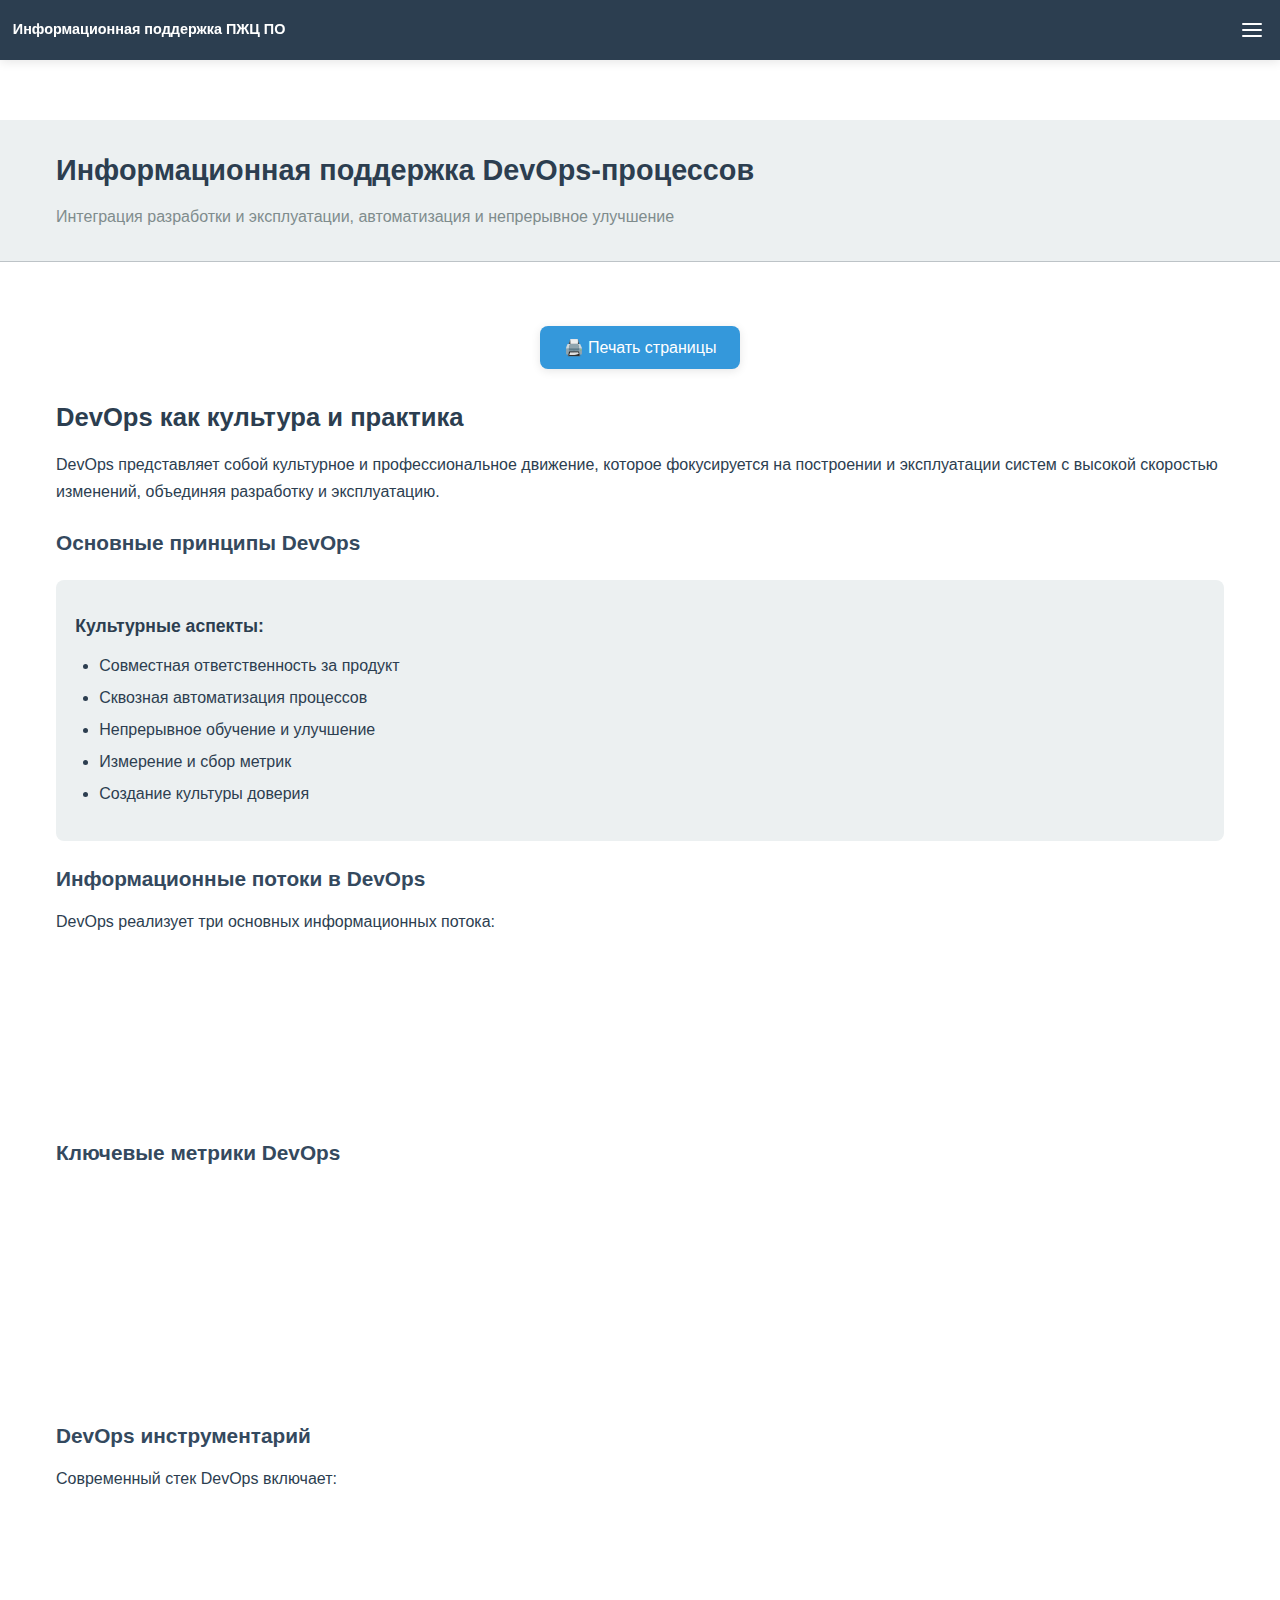
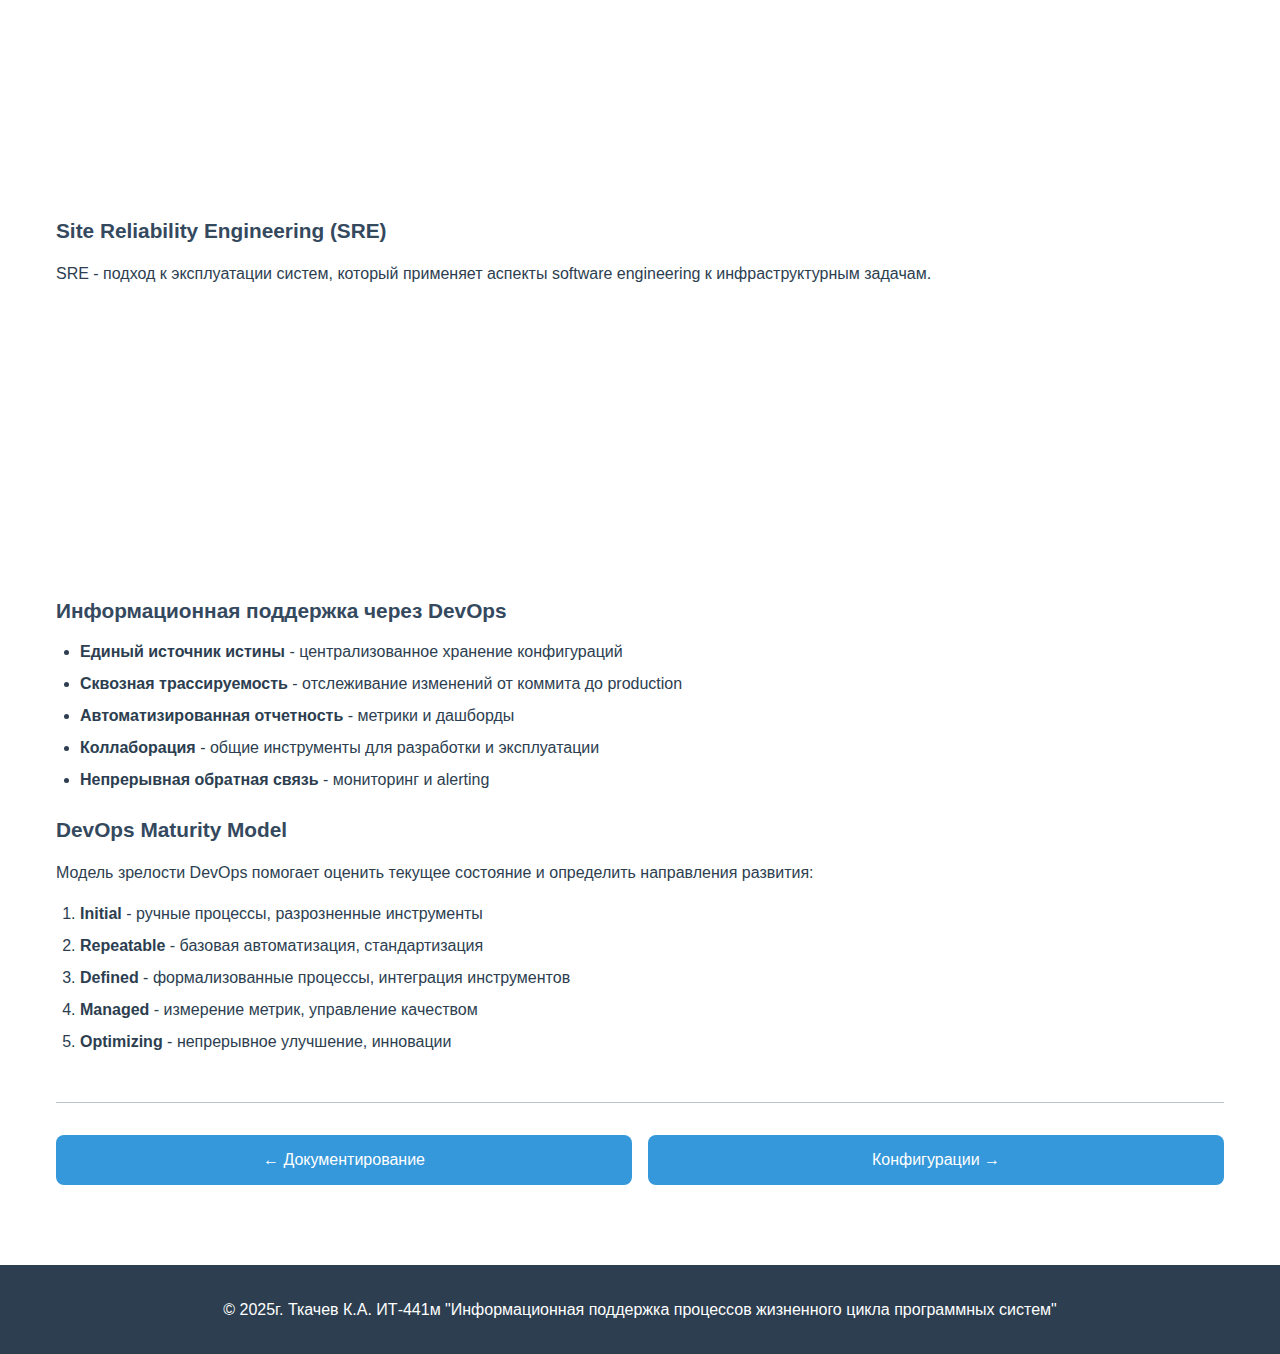
<file: devops.html>
<!DOCTYPE html>
<html lang="ru">
<head>
    <meta charset="UTF-8">
    <meta name="viewport" content="width=device-width, initial-scale=1.0">
    <title>DevOps процессы - Информационная поддержка ПЖЦ ПО</title>
    <link rel="stylesheet" href="styles/style.css">
</head>
<body>
    <header class="header">
        <nav class="nav">
            <div class="nav-brand">
                <h1><a href="index.html">Информационная поддержка ПЖЦ ПО</a></h1>
            </div>
            <ul class="nav-links">
                <li><a href="index.html" class="nav-link">Главная</a></li>
                <li><a href="ci-cd.html" class="nav-link">CI/CD</a></li>
                <li><a href="monitoring.html" class="nav-link">Мониторинг</a></li>
                <li><a href="containerization.html" class="nav-link">Контейнеризация</a></li>
                <li><a href="bug-tracking.html" class="nav-link">Баг-трекинг</a></li>
                <li><a href="documentation.html" class="nav-link">Документирование</a></li>
                <li><a href="devops.html" class="nav-link">DevOps</a></li>
                <li><a href="configuration.html" class="nav-link">Конфигурации</a></li>
                <li><a href="repositories.html" class="nav-link">Репозитории</a></li>
            </ul>
            <button class="nav-toggle" id="navToggle" aria-label="Открыть меню">
                <span></span>
                <span></span>
                <span></span>
            </button>
        </nav>
    </header>

    <main class="main">
        <section class="page-header">
            <div class="container">
                <h1>Информационная поддержка DevOps-процессов</h1>
                <p class="page-subtitle">Интеграция разработки и эксплуатации, автоматизация и непрерывное улучшение</p>
            </div>
        </section>

        <section class="content">
            <div class="container">
                <article class="article">
                    <h2>DevOps как культура и практика</h2>
                    <p>DevOps представляет собой культурное и профессиональное движение, которое фокусируется на построении и эксплуатации систем с высокой скоростью изменений, объединяя разработку и эксплуатацию.</p>
                    
                    <h3>Основные принципы DevOps</h3>
                    <div class="feature-list">
                        <div class="feature">
                            <h4>Культурные аспекты:</h4>
                            <ul>
                                <li>Совместная ответственность за продукт</li>
                                <li>Сквозная автоматизация процессов</li>
                                <li>Непрерывное обучение и улучшение</li>
                                <li>Измерение и сбор метрик</li>
                                <li>Создание культуры доверия</li>
                            </ul>
                        </div>
                    </div>

                    <h3>Информационные потоки в DevOps</h3>
                    <p>DevOps реализует три основных информационных потока:</p>
                    
                    <div class="monitoring-types">
                        <div class="type-card">
                            <h4>Поток 1: Left to Right</h4>
                            <p>От разработки к эксплуатации - доставка ценности пользователям</p>
                        </div>
                        <div class="type-card">
                            <h4>Поток 2: Right to Left</h4>
                            <p>Обратная связь от эксплуатации к разработке</p>
                        </div>
                        <div class="type-card">
                            <h4>Поток 3: Continuous Learning</h4>
                            <p>Постоянное обучение и совершенствование</p>
                        </div>
                    </div>

                    <h3>Ключевые метрики DevOps</h3>
                    <div class="advantages">
                        <div class="advantage">
                            <h4>Lead Time</h4>
                            <p>Время от коммита до развертывания в production</p>
                        </div>
                        <div class="advantage">
                            <h4>Deployment Frequency</h4>
                            <p>Частота развертываний в production</p>
                        </div>
                        <div class="advantage">
                            <h4>Mean Time to Recovery (MTTR)</h4>
                            <p>Среднее время восстановления после инцидента</p>
                        </div>
                        <div class="advantage">
                            <h4>Change Failure Rate</h4>
                            <p>Процент изменений, вызывающих инциденты</p>
                        </div>
                    </div>

                    <h3>DevOps инструментарий</h3>
                    <p>Современный стек DevOps включает:</p>
                    
                    <div class="code-example">
                        <h4>Пример DevOps pipeline:</h4>
                        <pre><code># Этапы DevOps пайплайна
1. Plan        → Jira, Confluence
2. Code        → Git, GitHub/GitLab
3. Build       → Jenkins, GitLab CI
4. Test        → Selenium, JUnit
5. Release     → Docker, Helm
6. Deploy      → Kubernetes, Ansible
7. Operate     → Prometheus, Grafana
8. Monitor     → ELK Stack, New Relic</code></pre>
                    </div>

                    <h3>Site Reliability Engineering (SRE)</h3>
                    <p>SRE - подход к эксплуатации систем, который применяет аспекты software engineering к инфраструктурным задачам.</p>
                    
                    <div class="feature-list">
                        <div class="feature">
                            <h4>Принципы SRE:</h4>
                            <ul>
                                <li>Service Level Objectives (SLOs)</li>
                                <li>Error Budgets</li>
                                <li>Elimination of Toil</li>
                                <li>Automation</li>
                                <li>Release Engineering</li>
                            </ul>
                        </div>
                    </div>

                    <h3>Информационная поддержка через DevOps</h3>
                    <ul>
                        <li><strong>Единый источник истины</strong> - централизованное хранение конфигураций</li>
                        <li><strong>Сквозная трассируемость</strong> - отслеживание изменений от коммита до production</li>
                        <li><strong>Автоматизированная отчетность</strong> - метрики и дашборды</li>
                        <li><strong>Коллаборация</strong> - общие инструменты для разработки и эксплуатации</li>
                        <li><strong>Непрерывная обратная связь</strong> - мониторинг и alerting</li>
                    </ul>

                    <h3>DevOps Maturity Model</h3>
                    <p>Модель зрелости DevOps помогает оценить текущее состояние и определить направления развития:</p>
                    <ol>
                        <li><strong>Initial</strong> - ручные процессы, разрозненные инструменты</li>
                        <li><strong>Repeatable</strong> - базовая автоматизация, стандартизация</li>
                        <li><strong>Defined</strong> - формализованные процессы, интеграция инструментов</li>
                        <li><strong>Managed</strong> - измерение метрик, управление качеством</li>
                        <li><strong>Optimizing</strong> - непрерывное улучшение, инновации</li>
                    </ol>
                </article>

                <nav class="page-navigation">
                    <a href="documentation.html" class="nav-btn">← Документирование</a>
                    <a href="configuration.html" class="nav-btn">Конфигурации →</a>
                </nav>
            </div>
        </section>
    </main>

    <footer class="footer">
        <div class="container">
            <p>&copy; 2025г. Ткачев К.А. ИТ-441м "Информационная поддержка процессов жизненного цикла программных систем"</p>
        </div>
    </footer>

    <script src="js/script.js"></script>
</body>
</html>
</file>
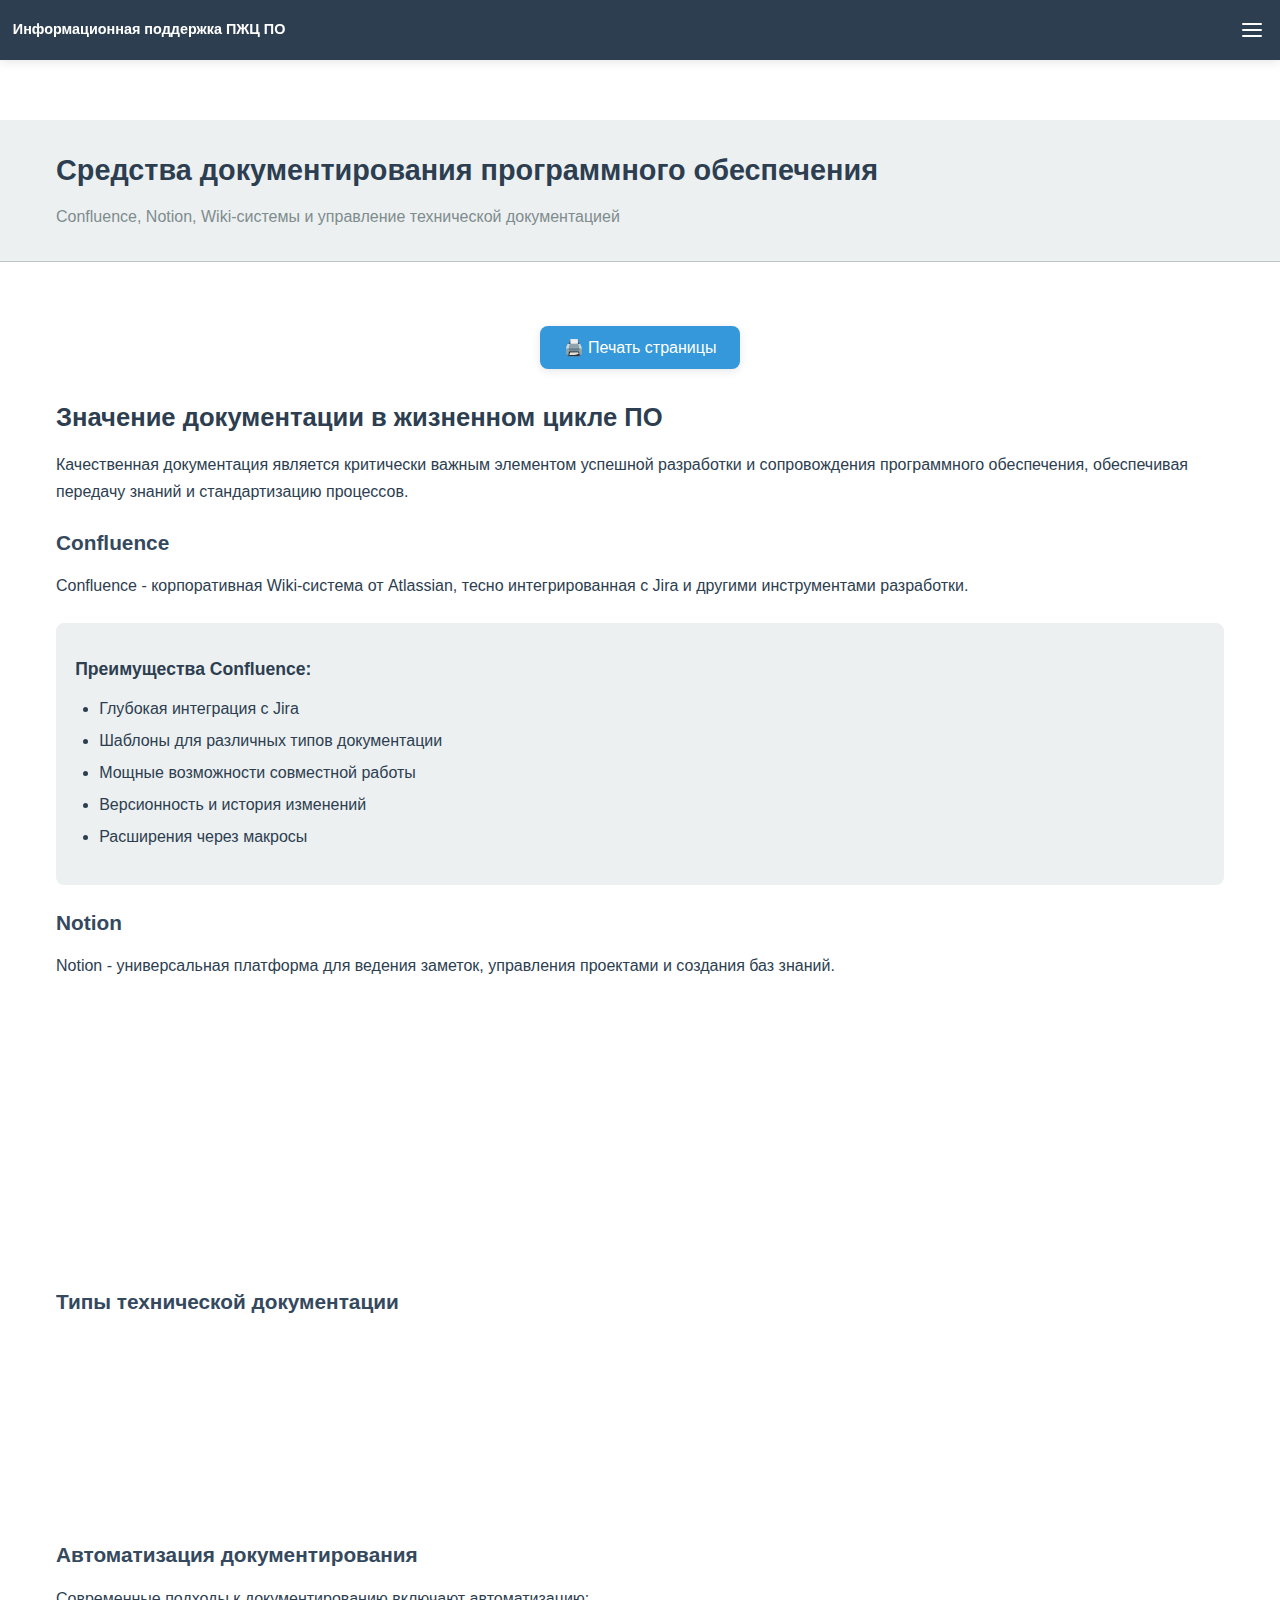
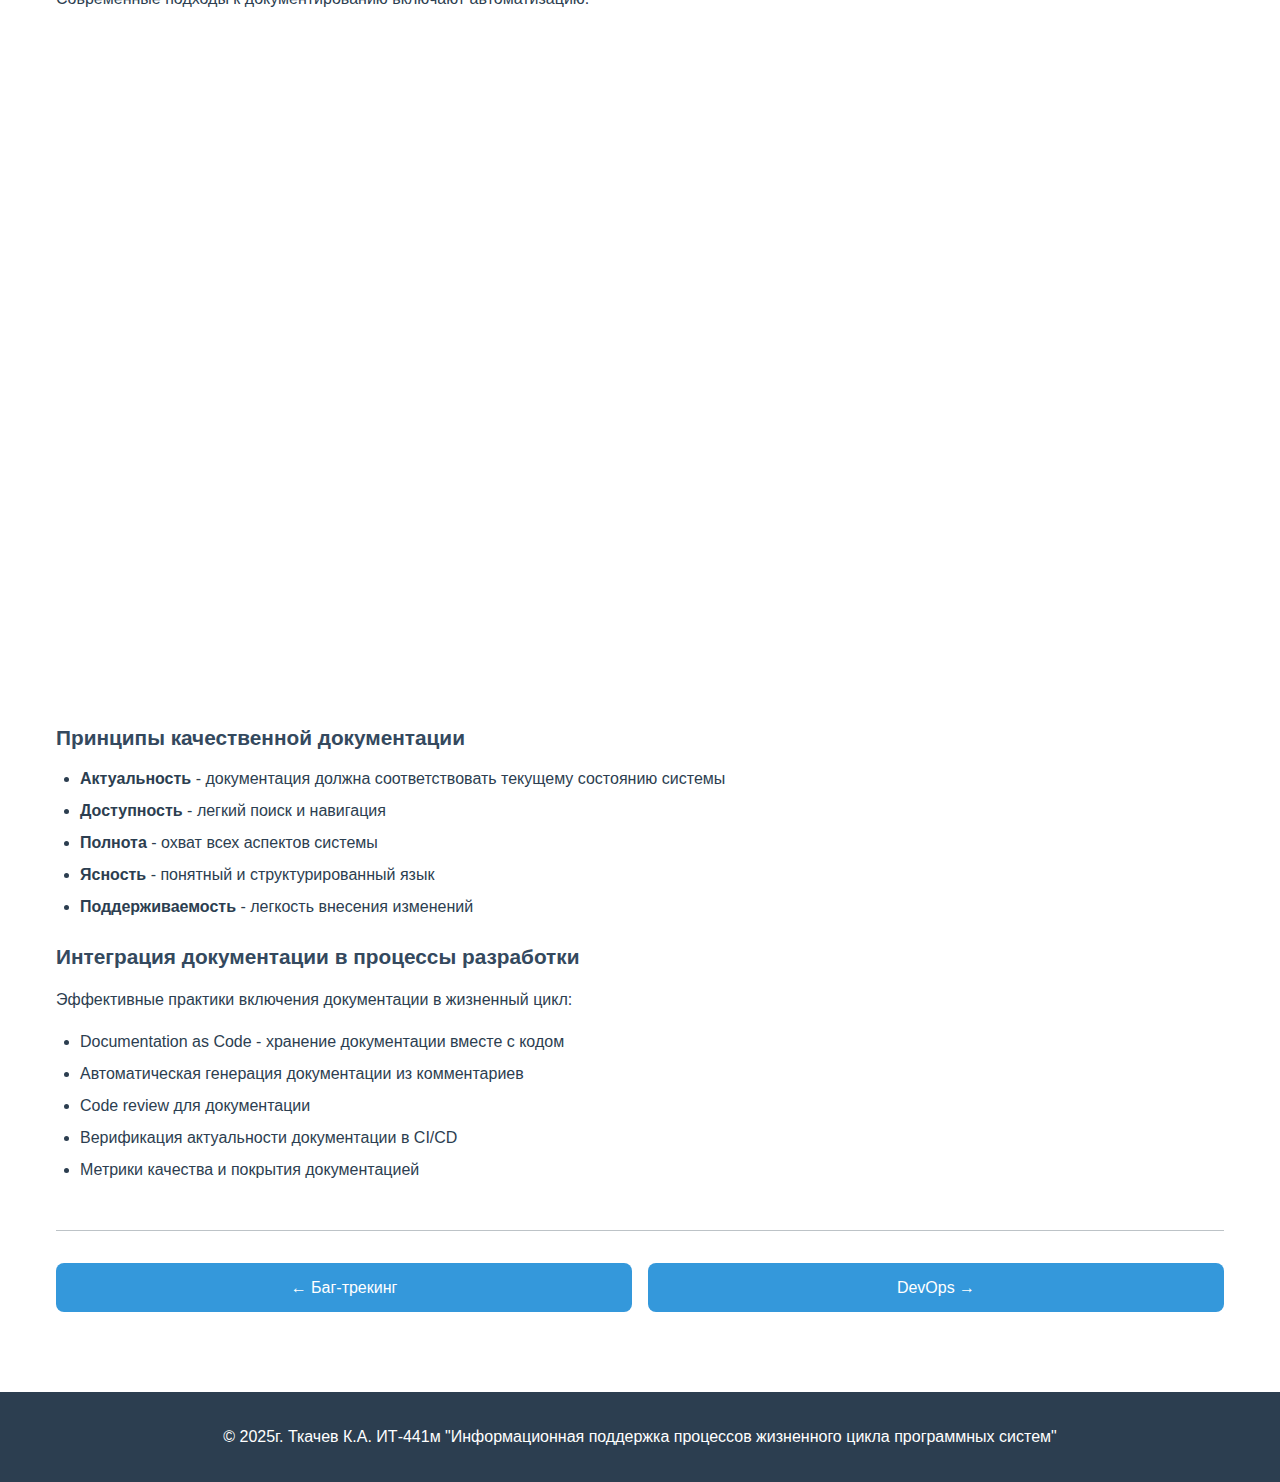
<file: documentation.html>
<!DOCTYPE html>
<html lang="ru">
<head>
    <meta charset="UTF-8">
    <meta name="viewport" content="width=device-width, initial-scale=1.0">
    <title>Документирование ПО - Информационная поддержка ПЖЦ ПО</title>
    <link rel="stylesheet" href="styles/style.css">
</head>
<body>
    <header class="header">
        <nav class="nav">
            <div class="nav-brand">
                <h1><a href="index.html">Информационная поддержка ПЖЦ ПО</a></h1>
            </div>
            <ul class="nav-links">
                <li><a href="index.html" class="nav-link">Главная</a></li>
                <li><a href="ci-cd.html" class="nav-link">CI/CD</a></li>
                <li><a href="monitoring.html" class="nav-link">Мониторинг</a></li>
                <li><a href="containerization.html" class="nav-link">Контейнеризация</a></li>
                <li><a href="bug-tracking.html" class="nav-link">Баг-трекинг</a></li>
                <li><a href="documentation.html" class="nav-link">Документирование</a></li>
                <li><a href="devops.html" class="nav-link">DevOps</a></li>
                <li><a href="configuration.html" class="nav-link">Конфигурации</a></li>
                <li><a href="repositories.html" class="nav-link">Репозитории</a></li>
            </ul>
            <button class="nav-toggle" id="navToggle" aria-label="Открыть меню">
                <span></span>
                <span></span>
                <span></span>
            </button>
        </nav>
    </header>

    <main class="main">
        <section class="page-header">
            <div class="container">
                <h1>Средства документирования программного обеспечения</h1>
                <p class="page-subtitle">Confluence, Notion, Wiki-системы и управление технической документацией</p>
            </div>
        </section>

        <section class="content">
            <div class="container">
                <article class="article">
                    <h2>Значение документации в жизненном цикле ПО</h2>
                    <p>Качественная документация является критически важным элементом успешной разработки и сопровождения программного обеспечения, обеспечивая передачу знаний и стандартизацию процессов.</p>
                    
                    <h3>Confluence</h3>
                    <p>Confluence - корпоративная Wiki-система от Atlassian, тесно интегрированная с Jira и другими инструментами разработки.</p>
                    
                    <div class="feature-list">
                        <div class="feature">
                            <h4>Преимущества Confluence:</h4>
                            <ul>
                                <li>Глубокая интеграция с Jira</li>
                                <li>Шаблоны для различных типов документации</li>
                                <li>Мощные возможности совместной работы</li>
                                <li>Версионность и история изменений</li>
                                <li>Расширения через макросы</li>
                            </ul>
                        </div>
                    </div>

                    <h3>Notion</h3>
                    <p>Notion - универсальная платформа для ведения заметок, управления проектами и создания баз знаний.</p>

                    <div class="feature-list">
                        <div class="feature">
                            <h4>Возможности Notion:</h4>
                            <ul>
                                <li>Гибкие блоки контента</li>
                                <li>Базы данных и реляционные связи</li>
                                <li>Шаблоны для технической документации</li>
                                <li>API для интеграций</li>
                                <li>Реализация принципа "все в одном"</li>
                            </ul>
                        </div>
                    </div>

                    <h3>Типы технической документации</h3>
                    <div class="monitoring-types">
                        <div class="type-card">
                            <h4>Техническое задание</h4>
                            <p>Формальное описание требований к системе</p>
                        </div>
                        <div class="type-card">
                            <h4>Архитектурная документация</h4>
                            <p>Описание структуры и компонентов системы</p>
                        </div>
                        <div class="type-card">
                            <h4>API документация</h4>
                            <p>Описание endpoints и методов API</p>
                        </div>
                        <div class="type-card">
                            <h4>Руководства пользователя</h4>
                            <p>Инструкции по использованию системы</p>
                        </div>
                    </div>

                    <h3>Автоматизация документирования</h3>
                    <p>Современные подходы к документированию включают автоматизацию:</p>
                    
                    <div class="code-example">
                        <h4>Пример документации API с Swagger/OpenAPI:</h4>
                        <pre><code>openapi: 3.0.0
info:
  title: User API
  version: 1.0.0
paths:
  /users:
    get:
      summary: Get all users
      responses:
        '200':
          description: Successful response
          content:
            application/json:
              schema:
                type: array
                items:
                  $ref: '#/components/schemas/User'
components:
  schemas:
    User:
      type: object
      properties:
        id:
          type: integer
        name:
          type: string
        email:
          type: string</code></pre>
                    </div>

                    <h3>Принципы качественной документации</h3>
                    <ul>
                        <li><strong>Актуальность</strong> - документация должна соответствовать текущему состоянию системы</li>
                        <li><strong>Доступность</strong> - легкий поиск и навигация</li>
                        <li><strong>Полнота</strong> - охват всех аспектов системы</li>
                        <li><strong>Ясность</strong> - понятный и структурированный язык</li>
                        <li><strong>Поддерживаемость</strong> - легкость внесения изменений</li>
                    </ul>

                    <h3>Интеграция документации в процессы разработки</h3>
                    <p>Эффективные практики включения документации в жизненный цикл:</p>
                    <ul>
                        <li>Documentation as Code - хранение документации вместе с кодом</li>
                        <li>Автоматическая генерация документации из комментариев</li>
                        <li>Code review для документации</li>
                        <li>Верификация актуальности документации в CI/CD</li>
                        <li>Метрики качества и покрытия документацией</li>
                    </ul>
                </article>

                <nav class="page-navigation">
                    <a href="bug-tracking.html" class="nav-btn">← Баг-трекинг</a>
                    <a href="devops.html" class="nav-btn">DevOps →</a>
                </nav>
            </div>
        </section>
    </main>

    <footer class="footer">
        <div class="container">
            <p>&copy; 2025г. Ткачев К.А. ИТ-441м "Информационная поддержка процессов жизненного цикла программных систем"</p>
        </div>
    </footer>

    <script src="js/script.js"></script>
</body>
</html>
</file>
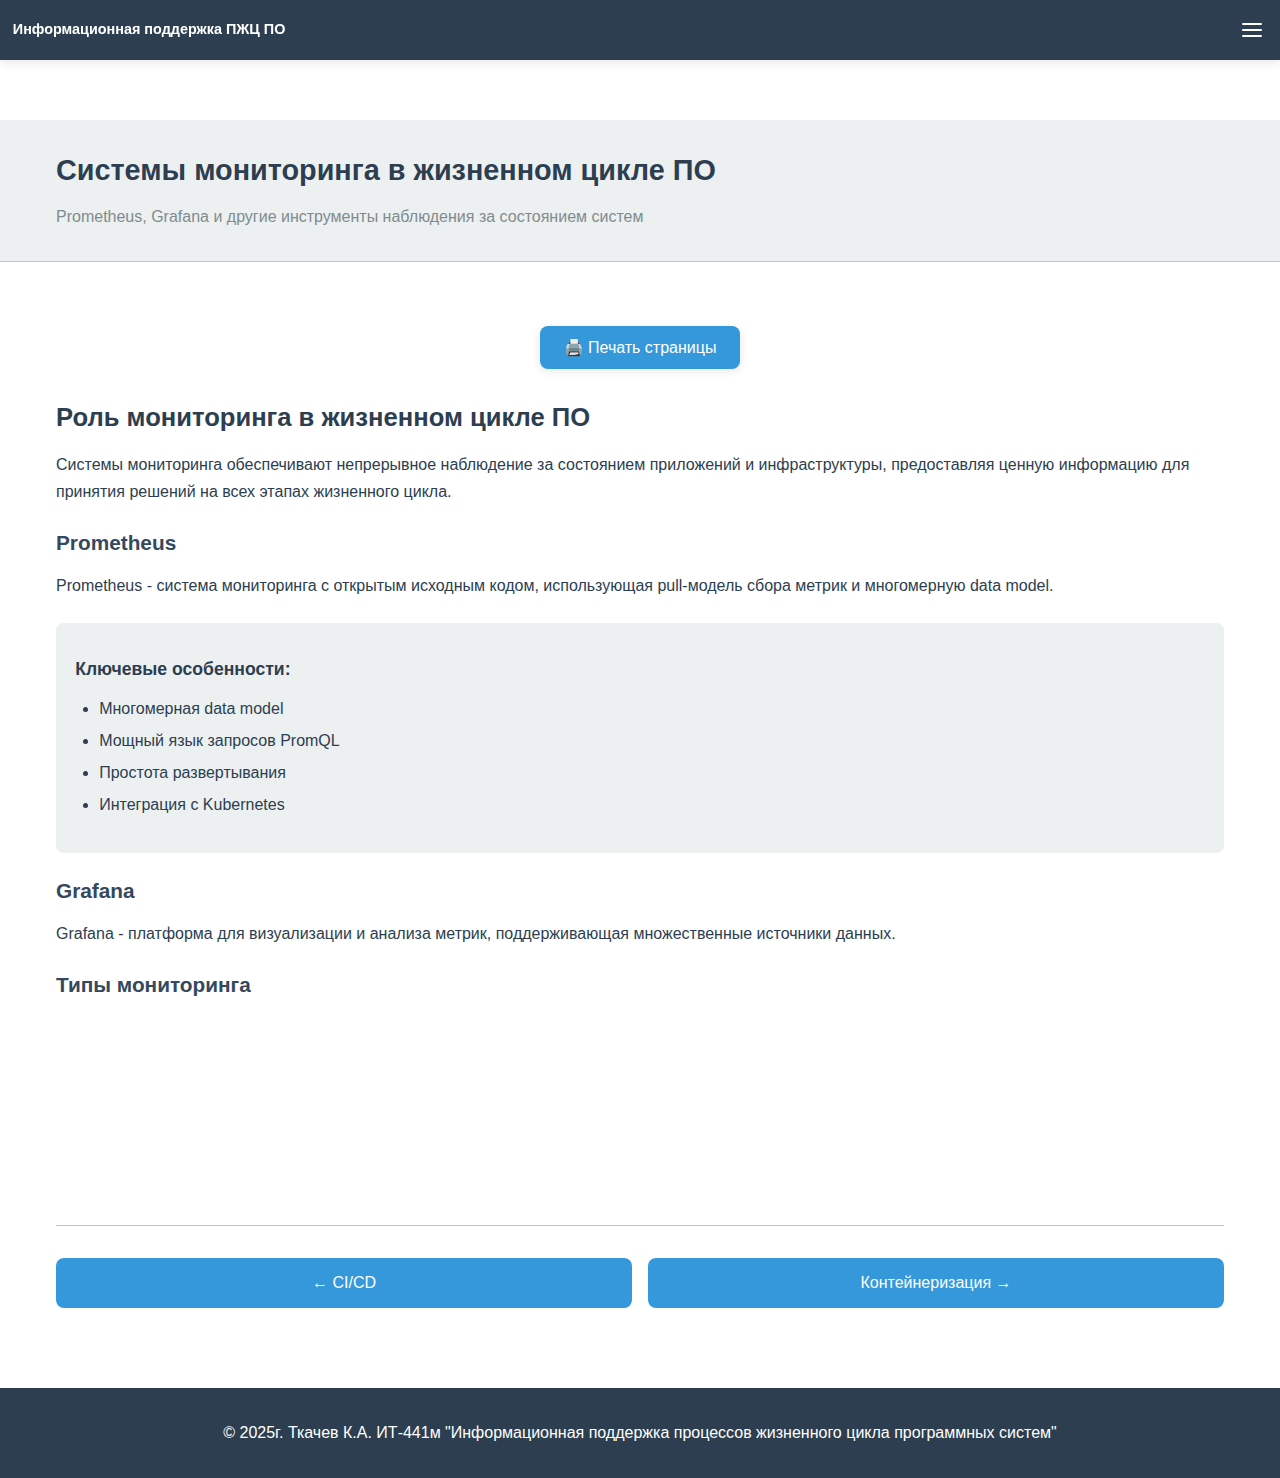
<file: monitoring.html>
<!DOCTYPE html>
<html lang="ru">
<head>
    <meta charset="UTF-8">
    <meta name="viewport" content="width=device-width, initial-scale=1.0">
    <title>Системы мониторинга - Информационная поддержка ПЖЦ ПО</title>
    <link rel="stylesheet" href="styles/style.css">
</head>
<body>
    <header class="header">
        <nav class="nav">
            <div class="nav-brand">
                <h1><a href="index.html">Информационная поддержка ПЖЦ ПО</a></h1>
            </div>
            <ul class="nav-links">
                <li><a href="index.html" class="nav-link">Главная</a></li>
                <li><a href="ci-cd.html" class="nav-link">CI/CD</a></li>
                <li><a href="monitoring.html" class="nav-link">Мониторинг</a></li>
                <li><a href="containerization.html" class="nav-link">Контейнеризация</a></li>
                <li><a href="bug-tracking.html" class="nav-link">Баг-трекинг</a></li>
                <li><a href="documentation.html" class="nav-link">Документирование</a></li>
                <li><a href="devops.html" class="nav-link">DevOps</a></li>
                <li><a href="configuration.html" class="nav-link">Конфигурации</a></li>
                <li><a href="repositories.html" class="nav-link">Репозитории</a></li>
            </ul>
            <button class="nav-toggle" id="navToggle" aria-label="Открыть меню">
                <span></span>
                <span></span>
                <span></span>
            </button>
        </nav>
    </header>

    <main class="main">
        <section class="page-header">
            <div class="container">
                <h1>Системы мониторинга в жизненном цикле ПО</h1>
                <p class="page-subtitle">Prometheus, Grafana и другие инструменты наблюдения за состоянием систем</p>
            </div>
        </section>

        <section class="content">
            <div class="container">
                <article class="article">
                    <h2>Роль мониторинга в жизненном цикле ПО</h2>
                    <p>Системы мониторинга обеспечивают непрерывное наблюдение за состоянием приложений и инфраструктуры, предоставляя ценную информацию для принятия решений на всех этапах жизненного цикла.</p>
                    
                    <h3>Prometheus</h3>
                    <p>Prometheus - система мониторинга с открытым исходным кодом, использующая pull-модель сбора метрик и многомерную data model.</p>
                    
                    <div class="feature-list">
                        <div class="feature">
                            <h4>Ключевые особенности:</h4>
                            <ul>
                                <li>Многомерная data model</li>
                                <li>Мощный язык запросов PromQL</li>
                                <li>Простота развертывания</li>
                                <li>Интеграция с Kubernetes</li>
                            </ul>
                        </div>
                    </div>

                    <h3>Grafana</h3>
                    <p>Grafana - платформа для визуализации и анализа метрик, поддерживающая множественные источники данных.</p>

                    <h3>Типы мониторинга</h3>
                    <div class="monitoring-types">
                        <div class="type-card">
                            <h4>Инфраструктурный мониторинг</h4>
                            <p>Наблюдение за серверами, сетями, хранилищами</p>
                        </div>
                        <div class="type-card">
                            <h4>Прикладной мониторинг</h4>
                            <p>Мониторинг производительности приложений</p>
                        </div>
                        <div class="type-card">
                            <h4>Бизнес-мониторинг</h4>
                            <p>Отслеживание бизнес-метрик и KPI</p>
                        </div>
                    </div>
                </article>

                <nav class="page-navigation">
                    <a href="ci-cd.html" class="nav-btn">← CI/CD</a>
                    <a href="containerization.html" class="nav-btn">Контейнеризация →</a>
                </nav>
            </div>
        </section>
    </main>

    <footer class="footer">
        <div class="container">
            <p>&copy; 2025г. Ткачев К.А. ИТ-441м "Информационная поддержка процессов жизненного цикла программных систем"</p>
        </div>
    </footer>

    <script src="js/script.js"></script>
</body>
</html>
</file>
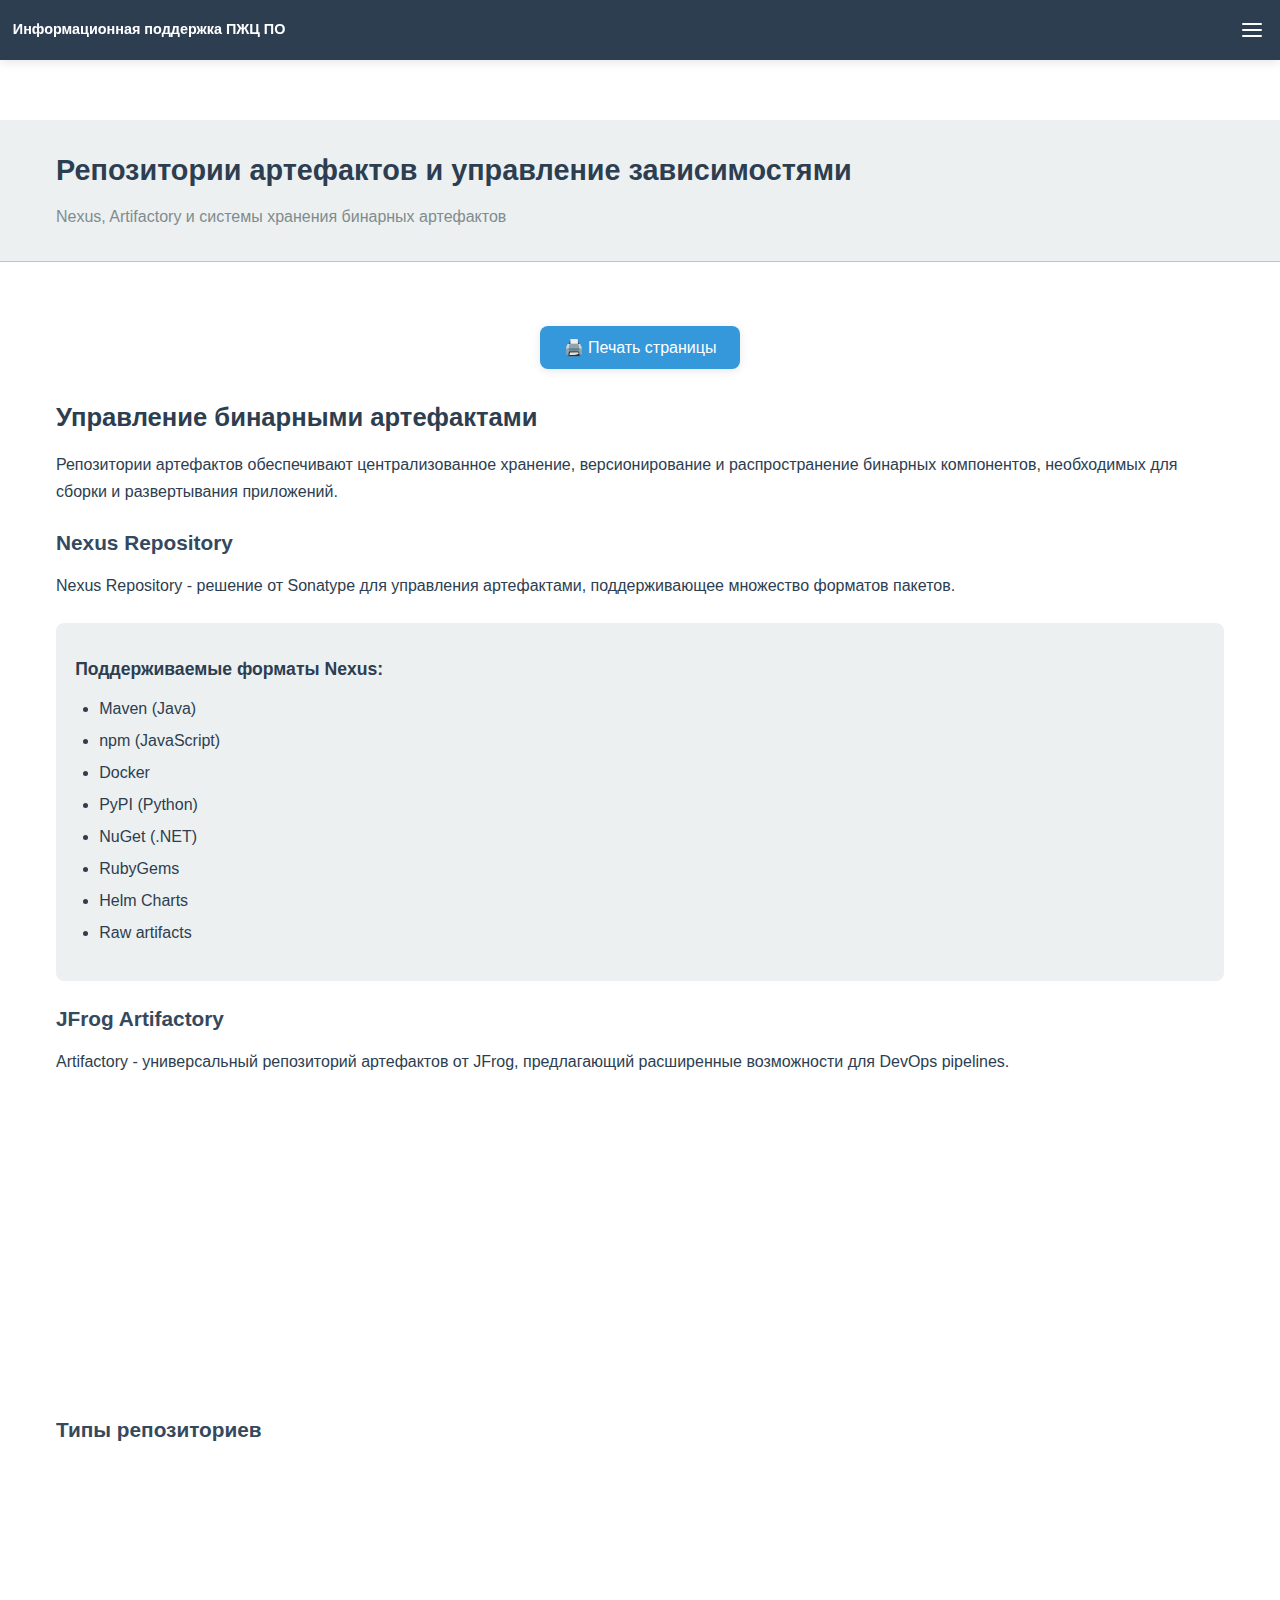
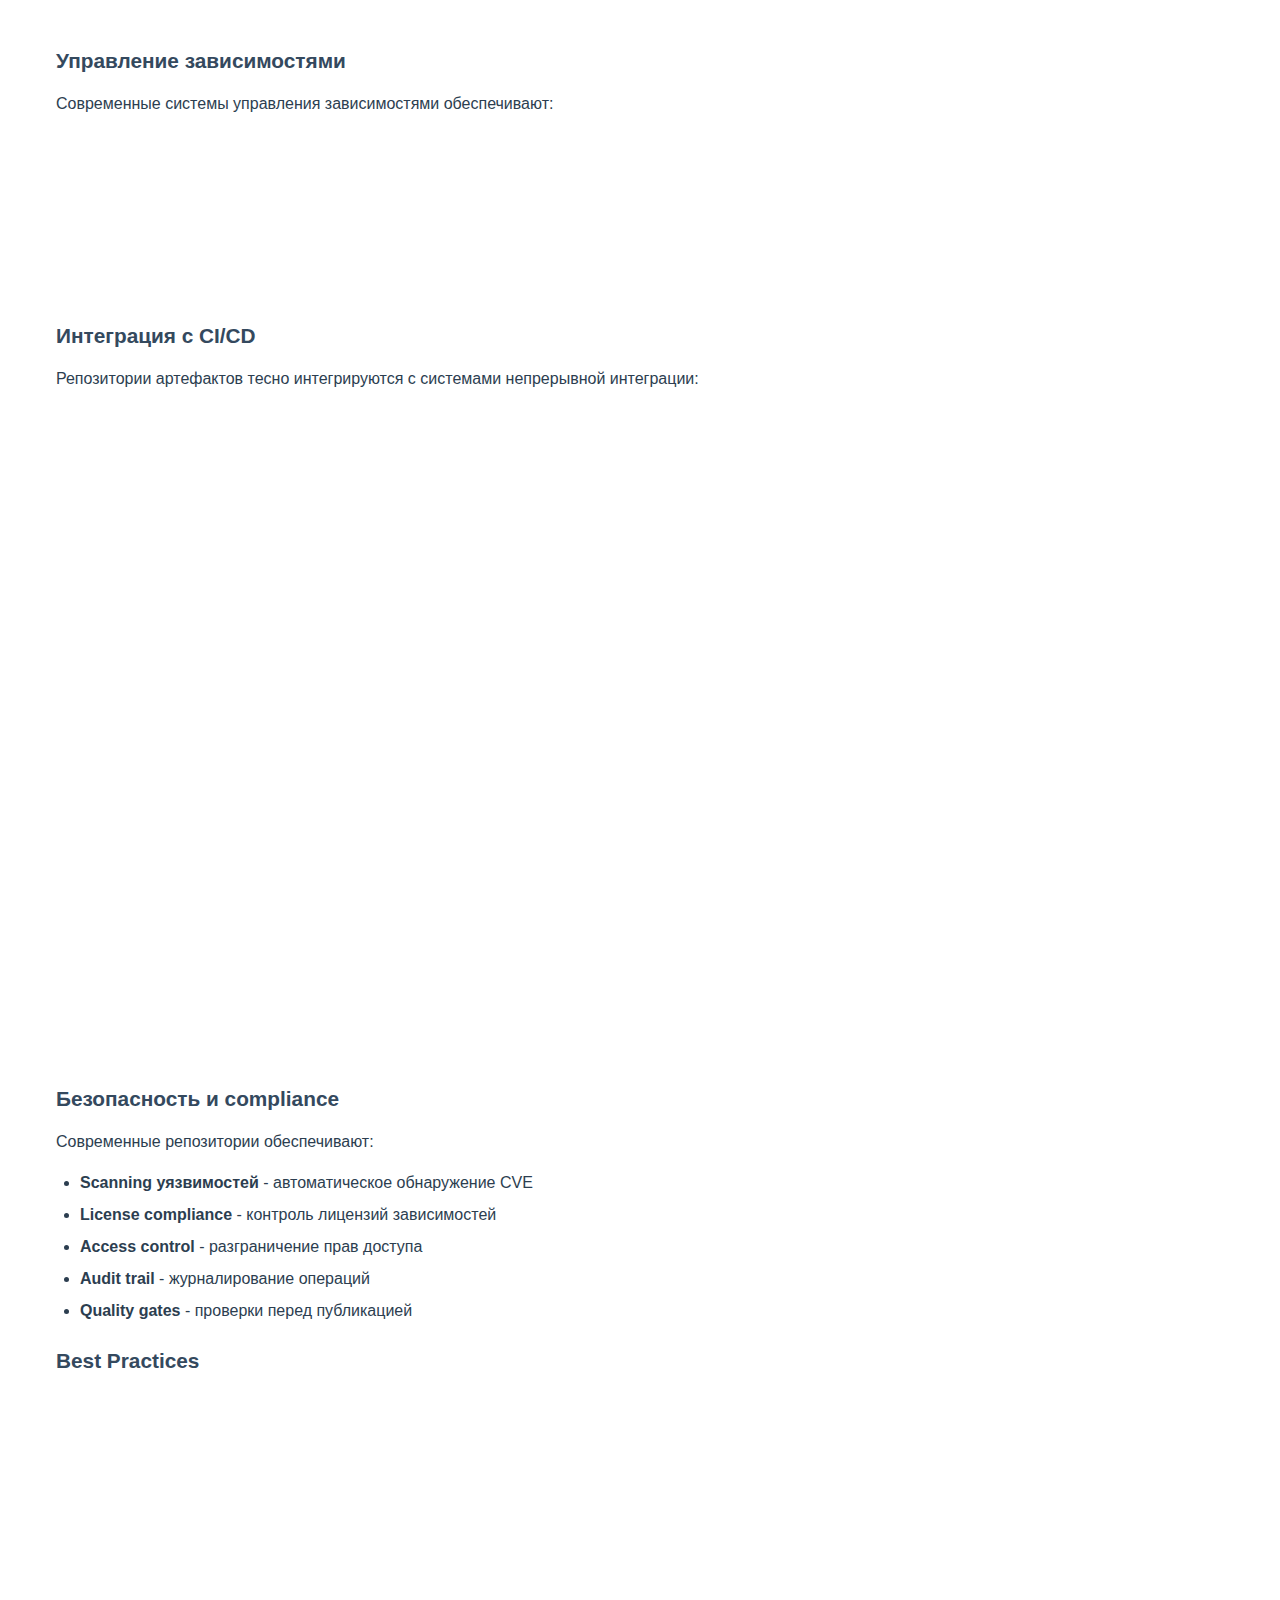
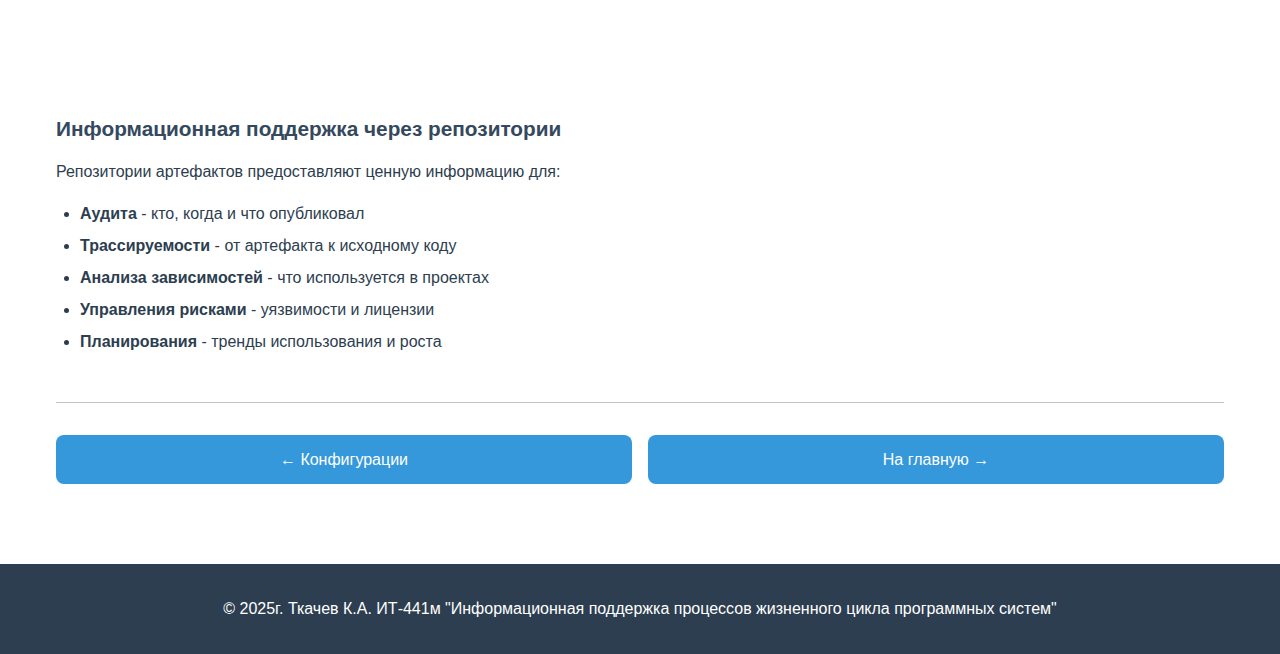
<file: repositories.html>
<!DOCTYPE html>
<html lang="ru">
<head>
    <meta charset="UTF-8">
    <meta name="viewport" content="width=device-width, initial-scale=1.0">
    <title>Репозитории артефактов - Информационная поддержка ПЖЦ ПО</title>
    <link rel="stylesheet" href="styles/style.css">
</head>
<body>
    <header class="header">
        <nav class="nav">
            <div class="nav-brand">
                <h1><a href="index.html">Информационная поддержка ПЖЦ ПО</a></h1>
            </div>
            <ul class="nav-links">
                <li><a href="index.html" class="nav-link">Главная</a></li>
                <li><a href="ci-cd.html" class="nav-link">CI/CD</a></li>
                <li><a href="monitoring.html" class="nav-link">Мониторинг</a></li>
                <li><a href="containerization.html" class="nav-link">Контейнеризация</a></li>
                <li><a href="bug-tracking.html" class="nav-link">Баг-трекинг</a></li>
                <li><a href="documentation.html" class="nav-link">Документирование</a></li>
                <li><a href="devops.html" class="nav-link">DevOps</a></li>
                <li><a href="configuration.html" class="nav-link">Конфигурации</a></li>
                <li><a href="repositories.html" class="nav-link">Репозитории</a></li>
            </ul>
            <button class="nav-toggle" id="navToggle" aria-label="Открыть меню">
                <span></span>
                <span></span>
                <span></span>
            </button>
        </nav>
    </header>

    <main class="main">
        <section class="page-header">
            <div class="container">
                <h1>Репозитории артефактов и управление зависимостями</h1>
                <p class="page-subtitle">Nexus, Artifactory и системы хранения бинарных артефактов</p>
            </div>
        </section>

        <section class="content">
            <div class="container">
                <article class="article">
                    <h2>Управление бинарными артефактами</h2>
                    <p>Репозитории артефактов обеспечивают централизованное хранение, версионирование и распространение бинарных компонентов, необходимых для сборки и развертывания приложений.</p>
                    
                    <h3>Nexus Repository</h3>
                    <p>Nexus Repository - решение от Sonatype для управления артефактами, поддерживающее множество форматов пакетов.</p>
                    
                    <div class="feature-list">
                        <div class="feature">
                            <h4>Поддерживаемые форматы Nexus:</h4>
                            <ul>
                                <li>Maven (Java)</li>
                                <li>npm (JavaScript)</li>
                                <li>Docker</li>
                                <li>PyPI (Python)</li>
                                <li>NuGet (.NET)</li>
                                <li>RubyGems</li>
                                <li>Helm Charts</li>
                                <li>Raw artifacts</li>
                            </ul>
                        </div>
                    </div>

                    <h3>JFrog Artifactory</h3>
                    <p>Artifactory - универсальный репозиторий артефактов от JFrog, предлагающий расширенные возможности для DevOps pipelines.</p>

                    <div class="feature-list">
                        <div class="feature">
                            <h4>Возможности Artifactory:</h4>
                            <ul>
                                <li>Универсальная поддержка пакетов</li>
                                <li>Advanced metadata management</li>
                                <li>Integration with CI/CD tools</li>
                                <li>Security scanning</li>
                                <li>High availability</li>
                                <li>Replication between instances</li>
                            </ul>
                        </div>
                    </div>

                    <h3>Типы репозиториев</h3>
                    <div class="monitoring-types">
                        <div class="type-card">
                            <h4>Hosted</h4>
                            <p>Локальные репозитории для собственных артефактов</p>
                        </div>
                        <div class="type-card">
                            <h4>Proxy</h4>
                            <p>Кэширующие репозитории для внешних источников</p>
                        </div>
                        <div class="type-card">
                            <h4>Group</h4>
                            <p>Агрегация нескольких репозиториев в один endpoint</p>
                        </div>
                    </div>

                    <h3>Управление зависимостями</h3>
                    <p>Современные системы управления зависимостями обеспечивают:</p>
                    
                    <div class="advantages">
                        <div class="advantage">
                            <h4>Версионность</h4>
                            <p>Четкое управление версиями зависимостей</p>
                        </div>
                        <div class="advantage">
                            <h4>Воспроизводимость</h4>
                            <p>Гарантия одинаковых версий зависимостей</p>
                        </div>
                        <div class="advantage">
                            <h4>Безопасность</h4>
                            <p>Сканирование уязвимостей в зависимостях</p>
                        </div>
                        <div class="advantage">
                            <h4>Производительность</h4>
                            <p>Кэширование и локальное хранение</p>
                        </div>
                    </div>

                    <h3>Интеграция с CI/CD</h3>
                    <p>Репозитории артефактов тесно интегрируются с системами непрерывной интеграции:</p>
                    
                    <div class="code-example">
                        <h4>Пример публикации артефактов в Jenkins:</h4>
                        <pre><code>pipeline {
    agent any
    
    stages {
        stage('Build') {
            steps {
                sh 'mvn clean compile'
            }
        }
        
        stage('Test') {
            steps {
                sh 'mvn test'
            }
        }
        
        stage('Publish') {
            steps {
                // Публикация в Nexus
                sh 'mvn deploy -DaltDeploymentRepository=nexus::default::http://nexus.company.com/repository/maven-releases/'
                
                // Публикация Docker образа
                sh 'docker push registry.company.com/my-app:${BUILD_NUMBER}'
            }
        }
    }
}</code></pre>
                    </div>

                    <h3>Безопасность и compliance</h3>
                    <p>Современные репозитории обеспечивают:</p>
                    <ul>
                        <li><strong>Scanning уязвимостей</strong> - автоматическое обнаружение CVE</li>
                        <li><strong>License compliance</strong> - контроль лицензий зависимостей</li>
                        <li><strong>Access control</strong> - разграничение прав доступа</li>
                        <li><strong>Audit trail</strong> - журналирование операций</li>
                        <li><strong>Quality gates</strong> - проверки перед публикацией</li>
                    </ul>

                    <h3>Best Practices</h3>
                    <div class="feature-list">
                        <div class="feature">
                            <h4>Рекомендации по использованию:</h4>
                            <ul>
                                <li>Использовать semantic versioning</li>
                                <li>Настроить cleanup policies для старых артефактов</li>
                                <li>Внедрить security scanning в pipeline</li>
                                <li>Использовать repository promotion</li>
                                <li>Настроить high availability</li>
                                <li>Регулярно делать бэкапы</li>
                            </ul>
                        </div>
                    </div>

                    <h3>Информационная поддержка через репозитории</h3>
                    <p>Репозитории артефактов предоставляют ценную информацию для:</p>
                    <ul>
                        <li><strong>Аудита</strong> - кто, когда и что опубликовал</li>
                        <li><strong>Трассируемости</strong> - от артефакта к исходному коду</li>
                        <li><strong>Анализа зависимостей</strong> - что используется в проектах</li>
                        <li><strong>Управления рисками</strong> - уязвимости и лицензии</li>
                        <li><strong>Планирования</strong> - тренды использования и роста</li>
                    </ul>
                </article>

                <nav class="page-navigation">
                    <a href="configuration.html" class="nav-btn">← Конфигурации</a>
                    <a href="index.html" class="nav-btn">На главную →</a>
                </nav>
            </div>
        </section>
    </main>

    <footer class="footer">
        <div class="container">
            <p>&copy; 2025г. Ткачев К.А. ИТ-441м "Информационная поддержка процессов жизненного цикла программных систем"</p>
        </div>
    </footer>

    <script src="js/script.js"></script>
</body>
</html>
</file>
<file: styles/style.css>
/* Reset and Base Styles */
* {
    margin: 0;
    padding: 0;
    box-sizing: border-box;
}

:root {
    --primary-color: #2c3e50;
    --secondary-color: #34495e;
    --accent-color: #3498db;
    --text-dark: #2c3e50;
    --text-light: #7f8c8d;
    --bg-light: #ecf0f1;
    --bg-white: #ffffff;
    --border-color: #bdc3c7;
    --shadow: 0 2px 10px rgba(0, 0, 0, 0.1);
    --shadow-lg: 0 5px 15px rgba(0, 0, 0, 0.2);
    --border-radius: 8px;
    --transition: all 0.3s ease;
}

body {
    font-family: 'Segoe UI', Tahoma, Geneva, Verdana, sans-serif;
    line-height: 1.6;
    color: var(--text-dark);
    background: var(--bg-white);
    overflow-x: hidden;
}

.container {
    max-width: 1200px;
    margin: 0 auto;
    padding: 0 1rem;
}

/* Header Styles */
.header {
    background: var(--primary-color);
    color: white;
    position: sticky;
    top: 0;
    z-index: 1000;
    box-shadow: var(--shadow);
}

.nav {
    display: flex;
    justify-content: space-between;
    align-items: center;
    padding: 0.8rem 1rem;
    position: relative;
    min-height: 60px;
}

.nav-brand {
    flex-shrink: 0;
    max-width: 60%;
}

.nav-brand h1 {
    font-size: 1rem;
    font-weight: 600;
    line-height: 1.2;
    margin: 0;
    white-space: nowrap;
    overflow: hidden;
    text-overflow: ellipsis;
}

.nav-brand a {
    color: white;
    text-decoration: none;
    display: block;
}

/* Desktop Navigation */
.nav-links {
    display: flex;
    list-style: none;
    margin: 0;
    padding: 0;
    gap: 0.3rem;
}

.nav-link {
    color: white;
    text-decoration: none;
    padding: 0.5rem 0.7rem;
    border-radius: var(--border-radius);
    transition: var(--transition);
    font-weight: 500;
    font-size: 0.85rem;
    white-space: nowrap;
    display: block;
}

.nav-link:hover,
.nav-link.active {
    background: var(--accent-color);
}

/* Mobile Navigation Toggle */
.nav-toggle {
    display: none;
    flex-direction: column;
    cursor: pointer;
    padding: 0.4rem;
    background: transparent;
    border: none;
    width: 30px;
    height: 30px;
    justify-content: center;
    align-items: center;
}

.nav-toggle span {
    width: 20px;
    height: 2px;
    background: white;
    margin: 2px 0;
    transition: var(--transition);
    border-radius: 1px;
}

.nav-toggle.active span:nth-child(1) {
    transform: rotate(-45deg) translate(-4px, 4px);
}

.nav-toggle.active span:nth-child(2) {
    opacity: 0;
}

.nav-toggle.active span:nth-child(3) {
    transform: rotate(45deg) translate(-4px, -4px);
}

/* Mobile Menu Styles */
@media (max-width: 1440px) {
    .nav {
        padding: 0.6rem 0.8rem;
    }
    
    .nav-brand h1 {
        font-size: 0.9rem;
    }
    
    .nav-links {
        display: none;
    }
    
    .nav-toggle {
        display: flex;
    }
    
    /* Mobile menu when active */
    .nav-links.active {
        display: flex;
        position: fixed;
        top: 60px;
        left: 0;
        width: 100%;
        background: var(--primary-color);
        flex-direction: column;
        padding: 1rem;
        box-shadow: 0 5px 15px rgba(0, 0, 0, 0.2);
        gap: 0.5rem;
        max-height: calc(100vh - 60px);
        overflow-y: auto;
        z-index: 999;
    }
    
    .nav-link {
        padding: 0.8rem 1rem;
        font-size: 0.9rem;
        text-align: left;
        border-radius: 4px;
        background: rgba(255, 255, 255, 0.05);
        border: 1px solid rgba(255, 255, 255, 0.1);
    }
    
    .nav-link:hover,
    .nav-link.active {
        background: var(--accent-color);
        border-color: var(--accent-color);
    }
}

/* Small mobile devices */
@media (max-width: 480px) {
    .nav {
        padding: 0.5rem 0.6rem;
        min-height: 56px;
    }
    
    .nav-brand {
        max-width: 70%;
    }
    
    .nav-brand h1 {
        font-size: 0.85rem;
    }
    
    .nav-links.active {
        top: 56px;
        padding: 0.8rem;
    }
    
    .nav-link {
        padding: 0.7rem 0.8rem;
        font-size: 0.85rem;
    }
}

/* Very small devices */
@media (max-width: 360px) {
    .nav-brand h1 {
        font-size: 0.8rem;
    }
    
    .nav-toggle {
        width: 28px;
        height: 28px;
    }
    
    .nav-toggle span {
        width: 18px;
    }
}

/* Ensure page-header has proper top margin on mobile */
.page-header {
    background: var(--bg-light);
    padding: 2rem 0;
    border-bottom: 1px solid var(--border-color);
    margin-top: 60px; /* Match header height */
}

@media (max-width: 1440px) {
    .page-header {
        margin-top: 60px;
        padding: 1.5rem 0;
    }
}

@media (max-width: 480px) {
    .page-header {
        margin-top: 56px;
        padding: 1rem 0;
    }
}

/* Prevent body scroll when menu is open */
body.menu-open {
    overflow: hidden;
}

/* Backdrop for mobile menu */
.menu-backdrop {
    display: none;
    position: fixed;
    top: 60px;
    left: 0;
    width: 100%;
    height: calc(100vh - 60px);
    background: rgba(0, 0, 0, 0.5);
    z-index: 998;
}

@media (max-width: 1440px) {
    .menu-backdrop.active {
        display: block;
    }
}

@media (max-width: 480px) {
    .menu-backdrop {
        top: 56px;
        height: calc(100vh - 56px);
    }
}

/* Main Content */
.main {
    min-height: calc(100vh - 120px);
    padding-top: 0;
}

/* Hero Section */
.hero {
    background: linear-gradient(135deg, var(--primary-color), var(--secondary-color));
    color: white;
    padding: 3rem 0 2rem;
    text-align: center;
}

.hero-title {
    font-size: 2rem;
    margin-bottom: 1rem;
    font-weight: 700;
    line-height: 1.2;
}

.hero-subtitle {
    font-size: 1.1rem;
    opacity: 0.9;
    max-width: 600px;
    margin: 0 auto;
    line-height: 1.5;
}

/* Topics Grid */
.topics-grid {
    display: grid;
    grid-template-columns: repeat(auto-fit, minmax(280px, 1fr));
    gap: 1.5rem;
    margin: 2rem 0;
}

.topic-card {
    background: var(--bg-white);
    padding: 1.5rem;
    border-radius: var(--border-radius);
    box-shadow: var(--shadow);
    border-left: 4px solid var(--accent-color);
    transition: var(--transition);
    height: 100%;
    display: flex;
    flex-direction: column;
}

.topic-card:hover {
    transform: translateY(-5px);
    box-shadow: var(--shadow-lg);
}

.topic-card h3 {
    color: var(--primary-color);
    margin-bottom: 1rem;
    font-size: 1.2rem;
}

.topic-card p {
    color: var(--text-light);
    margin-bottom: 1.5rem;
    flex-grow: 1;
    line-height: 1.5;
}

.btn {
    display: inline-block;
    background: var(--accent-color);
    color: white;
    padding: 0.75rem 1.5rem;
    text-decoration: none;
    border-radius: var(--border-radius);
    transition: var(--transition);
    font-weight: 500;
    text-align: center;
    border: none;
    cursor: pointer;
    font-family: inherit;
    font-size: inherit;
}

.btn:hover {
    background: #2980b9;
    transform: translateY(-2px);
}

/* Page Header */
.page-header {
    background: var(--bg-light);
    padding: 2rem 0;
    border-bottom: 1px solid var(--border-color);
    margin-top: 60px;
}

.page-header h1 {
    font-size: 1.8rem;
    margin-bottom: 1rem;
    color: var(--primary-color);
    line-height: 1.3;
}

.page-subtitle {
    font-size: 1rem;
    color: var(--text-light);
    line-height: 1.5;
}

/* Content Sections */
.content {
    padding: 2rem 0;
}

.article {
    max-width: 100%;
    margin: 0 auto;
}

.article h2 {
    color: var(--primary-color);
    margin: 2rem 0 1rem 0;
    font-size: 1.6rem;
    line-height: 1.3;
}

.article h3 {
    color: var(--secondary-color);
    margin: 1.5rem 0 1rem 0;
    font-size: 1.3rem;
    line-height: 1.3;
}

.article h4 {
    color: var(--text-dark);
    margin: 1rem 0 0.5rem 0;
    font-size: 1.1rem;
    line-height: 1.3;
}

.article p {
    margin-bottom: 1rem;
    line-height: 1.7;
}

.article ul, .article ol {
    margin: 1rem 0;
    padding-left: 1.5rem;
}

.article li {
    margin-bottom: 0.5rem;
    line-height: 1.5;
}

/* Code Examples */
/* Code Examples - Improved Styles */
.code-example {
    background: #1a1a1a;
    color: #f8f8f8;
    padding: 1.5rem;
    border-radius: 8px;
    margin: 1.5rem 0;
    overflow-x: auto;
    position: relative;
    border: 1px solid #333;
    box-shadow: 0 4px 6px rgba(0, 0, 0, 0.1);
}

.code-example::before {
    content: '';
    position: absolute;
    top: 0;
    left: 0;
    right: 0;
    height: 2px;
    background: linear-gradient(90deg, #3498db, #9b59b6, #e74c3c);
    border-radius: 8px 8px 0 0;
}

.code-example h4 {
    color: #ecf0f1;
    margin: 0 0 1rem 0;
    font-size: 0.9rem;
    font-weight: 600;
    opacity: 0.9;
    border-bottom: 1px solid #333;
    padding-bottom: 0.5rem;
}

.code-example pre {
    margin: 0;
    font-family: 'Fira Code', 'Consolas', 'Monaco', 'Courier New', monospace;
    font-size: 0.85rem;
    line-height: 1.5;
    tab-size: 4;
    -moz-tab-size: 4;
}

.code-example code {
    font-family: inherit;
    font-size: inherit;
    background: none;
    padding: 0;
    color: inherit;
    display: block;
}

/* Improved Syntax Highlighting */
.code-keyword { 
    color: #569cd6; 
    font-weight: 600;
}

.code-string { 
    color: #ce9178; 
}

.code-comment { 
    color: #6a9955; 
    font-style: italic;
}

.code-number { 
    color: #b5cea8; 
    font-weight: 600;
}

.code-function { 
    color: #dcdcaa; 
}

.code-type { 
    color: #4ec9b0; 
}

.code-property {
    color: #9cdcfe;
}

.code-operator {
    color: #d4d4d4;
}

.code-punctuation {
    color: #d4d4d4;
}

/* Copy Button Styles */
.copy-button {
    position: absolute;
    top: 10px;
    right: 10px;
    background: rgba(255, 255, 255, 0.1);
    border: 1px solid rgba(255, 255, 255, 0.2);
    border-radius: 4px;
    padding: 6px 10px;
    cursor: pointer;
    color: #ecf0f1;
    font-size: 0.75rem;
    transition: all 0.3s ease;
    backdrop-filter: blur(10px);
}

.copy-button:hover {
    background: rgba(52, 152, 219, 0.3);
    border-color: #3498db;
    transform: translateY(-1px);
}

.copy-button:active {
    transform: translateY(0);
}

.copy-button.copied {
    background: rgba(46, 204, 113, 0.3);
    border-color: #2ecc71;
    color: #2ecc71;
}

.copy-button.error {
    background: rgba(231, 76, 60, 0.3);
    border-color: #e74c3c;
    color: #e74c3c;
}

/* Scrollbar Styling for Code Blocks */
.code-example::-webkit-scrollbar {
    height: 8px;
}

.code-example::-webkit-scrollbar-track {
    background: #2d2d2d;
    border-radius: 4px;
}

.code-example::-webkit-scrollbar-thumb {
    background: #555;
    border-radius: 4px;
}

.code-example::-webkit-scrollbar-thumb:hover {
    background: #777;
}

/* Responsive Code Blocks */
@media (max-width: 768px) {
    .code-example {
        padding: 1rem;
        margin: 1rem 0;
        border-radius: 6px;
    }
    
    .code-example pre {
        font-size: 0.8rem;
        line-height: 1.4;
    }
    
    .copy-button {
        padding: 5px 8px;
        font-size: 0.7rem;
        top: 8px;
        right: 8px;
    }
}

@media (max-width: 480px) {
    .code-example {
        padding: 0.8rem;
    }
    
    .code-example pre {
        font-size: 0.75rem;
    }
    
    .code-example h4 {
        font-size: 0.8rem;
    }
}

/* Print Styles for Code */
@media print {
    .code-example {
        background: #f8f8f8 !important;
        color: #333 !important;
        border: 1px solid #ddd !important;
        box-shadow: none !important;
        page-break-inside: avoid;
    }
    
    .code-example::before {
        background: #333 !important;
    }
    
    .copy-button {
        display: none !important;
    }
    
    .code-keyword { color: #005cc5 !important; }
    .code-string { color: #032f62 !important; }
    .code-comment { color: #6a737d !important; }
    .code-number { color: #005cc5 !important; }
}

/* Feature Lists */
.feature-list {
    margin: 1.5rem 0;
}

.feature {
    background: var(--bg-light);
    padding: 1.2rem;
    border-radius: var(--border-radius);
    margin-bottom: 1rem;
}

.feature h4 {
    margin-bottom: 0.8rem;
}

/* Advantages Grid */
.advantages {
    display: grid;
    grid-template-columns: repeat(auto-fit, minmax(250px, 1fr));
    gap: 1.2rem;
    margin: 1.5rem 0;
}

.advantage {
    background: var(--bg-white);
    padding: 1.2rem;
    border-radius: var(--border-radius);
    border: 1px solid var(--border-color);
    transition: var(--transition);
}

.advantage:hover {
    transform: translateY(-2px);
    box-shadow: var(--shadow);
}

.advantage h4 {
    color: var(--primary-color);
    margin-bottom: 0.5rem;
}

/* Monitoring Types */
.monitoring-types {
    display: grid;
    grid-template-columns: repeat(auto-fit, minmax(200px, 1fr));
    gap: 1.2rem;
    margin: 1.5rem 0;
}

.type-card {
    background: var(--bg-light);
    padding: 1.2rem;
    border-radius: var(--border-radius);
    text-align: center;
    transition: var(--transition);
}

.type-card:hover {
    transform: translateY(-2px);
    box-shadow: var(--shadow);
}

.type-card h4 {
    color: var(--primary-color);
    margin-bottom: 0.5rem;
}

/* Page Navigation */
.page-navigation {
    display: flex;
    justify-content: space-between;
    margin-top: 3rem;
    padding-top: 2rem;
    border-top: 1px solid var(--border-color);
    gap: 1rem;
}

.nav-btn {
    background: var(--accent-color);
    color: white;
    padding: 0.75rem 1.2rem;
    text-decoration: none;
    border-radius: var(--border-radius);
    transition: var(--transition);
    font-weight: 500;
    text-align: center;
    flex: 1;
}

.nav-btn:hover {
    background: #2980b9;
    transform: translateY(-2px);
}

/* Intro and Conclusion Sections */
.intro, .conclusion {
    padding: 2rem 0;
}

.intro h2, .conclusion h2 {
    color: var(--primary-color);
    margin-bottom: 1.5rem;
    font-size: 1.8rem;
    text-align: center;
}

.intro p, .conclusion p {
    text-align: center;
    max-width: 800px;
    margin: 0 auto 1.5rem auto;
    font-size: 1rem;
    line-height: 1.6;
}

/* Footer */
.footer {
    background: var(--primary-color);
    color: white;
    text-align: center;
    padding: 2rem 0;
    margin-top: 3rem;
}

/* Progress Bar */
.progress-bar {
    position: fixed;
    top: 0;
    left: 0;
    height: 3px;
    background: var(--accent-color);
    width: 0%;
    z-index: 1001;
    transition: width 0.3s ease;
}

/* Print Button Container */
.print-btn-container {
    display: flex;
    justify-content: center;
    margin: 2rem 0;
    padding: 0 1rem;
}

.print-btn {
    display: inline-flex;
    align-items: center;
    gap: 0.5rem;
    background: var(--accent-color);
    color: white;
    padding: 0.75rem 1.5rem;
    text-decoration: none;
    border-radius: var(--border-radius);
    transition: var(--transition);
    font-weight: 500;
    border: none;
    cursor: pointer;
    font-family: inherit;
    font-size: 1rem;
    box-shadow: var(--shadow);
}

.print-btn:hover {
    background: #2980b9;
    transform: translateY(-2px);
    box-shadow: var(--shadow-lg);
}

/* Enhanced Print Styles */
@media print {
    /* Reset everything for print */
    * {
        background: transparent !important;
        color: black !important;
        box-shadow: none !important;
        text-shadow: none !important;
    }
    
    body {
        font-size: 12pt;
        line-height: 1.4;
        background: white !important;
        margin: 0;
        padding: 0;
    }
    
    .header,
    .footer,
    .nav-btn,
    .print-btn-container,
    .copy-button,
    .progress-bar,
    .nav-toggle {
        display: none !important;
    }
    
    .main {
        margin: 0 !important;
        padding: 0 !important;
        width: 100% !important;
    }
    
    .page-header {
        margin-top: 0 !important;
        padding: 1rem 0 !important;
        border-bottom: 2px solid #000 !important;
        background: white !important;
    }
    
    .page-header h1 {
        color: #000 !important;
        font-size: 18pt !important;
        margin-bottom: 0.5rem !important;
    }
    
    .page-subtitle {
        color: #333 !important;
        font-size: 12pt !important;
    }
    
    .content {
        padding: 0 !important;
        margin: 0 !important;
    }
    
    .container {
        max-width: 100% !important;
        margin: 0 !important;
        padding: 0 !important;
    }
    
    .article {
        max-width: 100% !important;
    }
    
    .article h2 {
        color: #000 !important;
        font-size: 14pt !important;
        margin: 1.5rem 0 0.5rem 0 !important;
        border-bottom: 1px solid #ccc !important;
        padding-bottom: 0.25rem !important;
        page-break-after: avoid;
    }
    
    .article h3 {
        color: #333 !important;
        font-size: 12pt !important;
        margin: 1rem 0 0.5rem 0 !important;
        page-break-after: avoid;
    }
    
    .article h4 {
        color: #333 !important;
        font-size: 11pt !important;
        margin: 0.75rem 0 0.25rem 0 !important;
    }
    
    .article p {
        margin-bottom: 0.75rem !important;
        font-size: 11pt !important;
        line-height: 1.4 !important;
        text-align: justify;
    }
    
    .article ul, .article ol {
        margin: 0.5rem 0 !important;
        padding-left: 1.5rem !important;
    }
    
    .article li {
        margin-bottom: 0.25rem !important;
        font-size: 11pt !important;
        line-height: 1.3 !important;
    }
    
    /* Code examples for print */
    .code-example {
        background: #f8f8f8 !important;
        border: 1px solid #ccc !important;
        margin: 1rem 0 !important;
        padding: 1rem !important;
        page-break-inside: avoid;
        break-inside: avoid;
        border-radius: 0 !important;
        box-shadow: none !important;
    }
    
    .code-example::before {
        display: none !important;
    }
    
    .code-example h4 {
        color: #000 !important;
        font-weight: bold !important;
        margin-bottom: 0.5rem !important;
        border-bottom: 1px solid #ccc !important;
    }
    
    .code-example pre {
        font-size: 9pt !important;
        line-height: 1.3 !important;
        white-space: pre-wrap !important;
        word-wrap: break-word !important;
    }
    
    .code-example code {
        color: #333 !important;
        background: none !important;
    }
    
    /* Syntax highlighting for print */
    .code-keyword { color: #005cc5 !important; font-weight: bold !important; }
    .code-string { color: #032f62 !important; }
    .code-comment { color: #6a737d !important; font-style: italic !important; }
    .code-number { color: #005cc5 !important; font-weight: bold !important; }
    .code-function { color: #6f42c1 !important; }
    .code-type { color: #22863a !important; }
    .code-property { color: #24292e !important; font-weight: bold !important; }
    
    /* Grid layouts for print */
    .topics-grid,
    .advantages,
    .monitoring-types,
    .principles-grid,
    .practices-grid,
    .tools-carousel,
    .cases-grid,
    .resources-grid {
        display: block !important;
    }
    
    .topic-card,
    .advantage,
    .type-card,
    .principle-card,
    .practice-card,
    .tool-card,
    .case-card,
    .resource-card {
        display: block !important;
        page-break-inside: avoid;
        break-inside: avoid;
        margin: 1rem 0 !important;
        padding: 1rem !important;
        border: 1px solid #ccc !important;
        background: white !important;
        box-shadow: none !important;
        border-radius: 0 !important;
        border-left: 4px solid #333 !important;
    }
    
    .topic-card h3,
    .advantage h4,
    .type-card h4,
    .principle-card h3,
    .practice-card h3,
    .tool-card h3,
    .case-card h3,
    .resource-card h3 {
        color: #000 !important;
        font-size: 11pt !important;
        margin-bottom: 0.5rem !important;
    }
    
    .topic-card p,
    .advantage p,
    .type-card p,
    .principle-card p,
    .practice-card p,
    .tool-card p,
    .case-card p,
    .resource-card p {
        color: #333 !important;
        font-size: 10pt !important;
        margin-bottom: 0.5rem !important;
    }
    
    /* Feature lists for print */
    .feature-list {
        margin: 1rem 0 !important;
    }
    
    .feature {
        background: #f8f8f8 !important;
        border: 1px solid #ddd !important;
        margin: 0.5rem 0 !important;
        padding: 0.75rem !important;
        page-break-inside: avoid;
    }
    
    .feature h4 {
        color: #000 !important;
        font-size: 11pt !important;
        margin-bottom: 0.5rem !important;
    }
    
    .feature ul {
        margin: 0 !important;
    }
    
    /* Page breaks */
    h2, h3 {
        page-break-after: avoid;
    }
    
    .topic-card, .advantage, .feature {
        page-break-inside: avoid;
    }
    
    /* Links in print */
    a {
        color: #000 !important;
        text-decoration: underline !important;
    }
    
    a[href^="http"]:after {
        content: " (" attr(href) ")";
        font-size: 9pt;
        color: #666 !important;
    }
    
    /* Hide decorative elements */
    .hero,
    .nav-toggle,
    .btn,
    .practice-icon,
    .tool-logo,
    .tool-rating,
    .practice-metrics,
    .case-results,
    .principle-number {
        display: none !important;
    }
    
    /* Ensure all content is visible */
    .topics-grid,
    .principles-grid,
    .practices-grid,
    .advantages,
    .monitoring-types {
        opacity: 1 !important;
        transform: none !important;
        display: block !important;
    }
    
    /* Make sure all text is black */
    * {
        color: #000 !important;
    }
}

/* Additional utility classes for print optimization */
@media screen {
    .print-only {
        display: none;
    }
}

@media print {
    .screen-only {
        display: none;
    }
    
    .print-only {
        display: block;
    }
}

/* Ensure all content sections are visible for print */
.hero,
.intro,
.principles,
.frameworks,
.practices,
.tools,
.cases,
.resources,
.conclusion {
    opacity: 1 !important;
    transform: none !important;
}

/* Print Styles */
@media print {
    .header,
    .footer,
    .nav-btn,
    .print-btn,
    .copy-button,
    .progress-bar {
        display: none !important;
    }
    
    .main {
        margin: 0;
        padding: 0;
    }
    
    .page-header {
        margin-top: 0;
        padding: 1rem 0;
    }
    
    .topic-card {
        break-inside: avoid;
        box-shadow: none;
        border: 1px solid #ddd;
    }
    
    .code-example {
        background: #f5f5f5 !important;
        color: #333 !important;
        border: 1px solid #ddd;
    }
    
    body {
        font-size: 12pt;
        line-height: 1.4;
    }
    
    h1, h2, h3, h4 {
        color: #000 !important;
    }
    
    a {
        color: #000 !important;
        text-decoration: underline;
    }
}

/* Utility Classes */
.text-center {
    text-align: center;
}

.mt-1 { margin-top: 1rem; }
.mt-2 { margin-top: 2rem; }
.mb-1 { margin-bottom: 1rem; }
.mb-2 { margin-bottom: 2rem; }
.p-1 { padding: 1rem; }
.p-2 { padding: 2rem; }

/* Code Syntax Highlighting */
.code-comment { color: #6a9955; }
.code-keyword { color: #569cd6; }
.code-string { color: #ce9178; }
.code-number { color: #b5cea8; }
.code-function { color: #dcdcaa; }
.code-type { color: #4ec9b0; }
</file>
